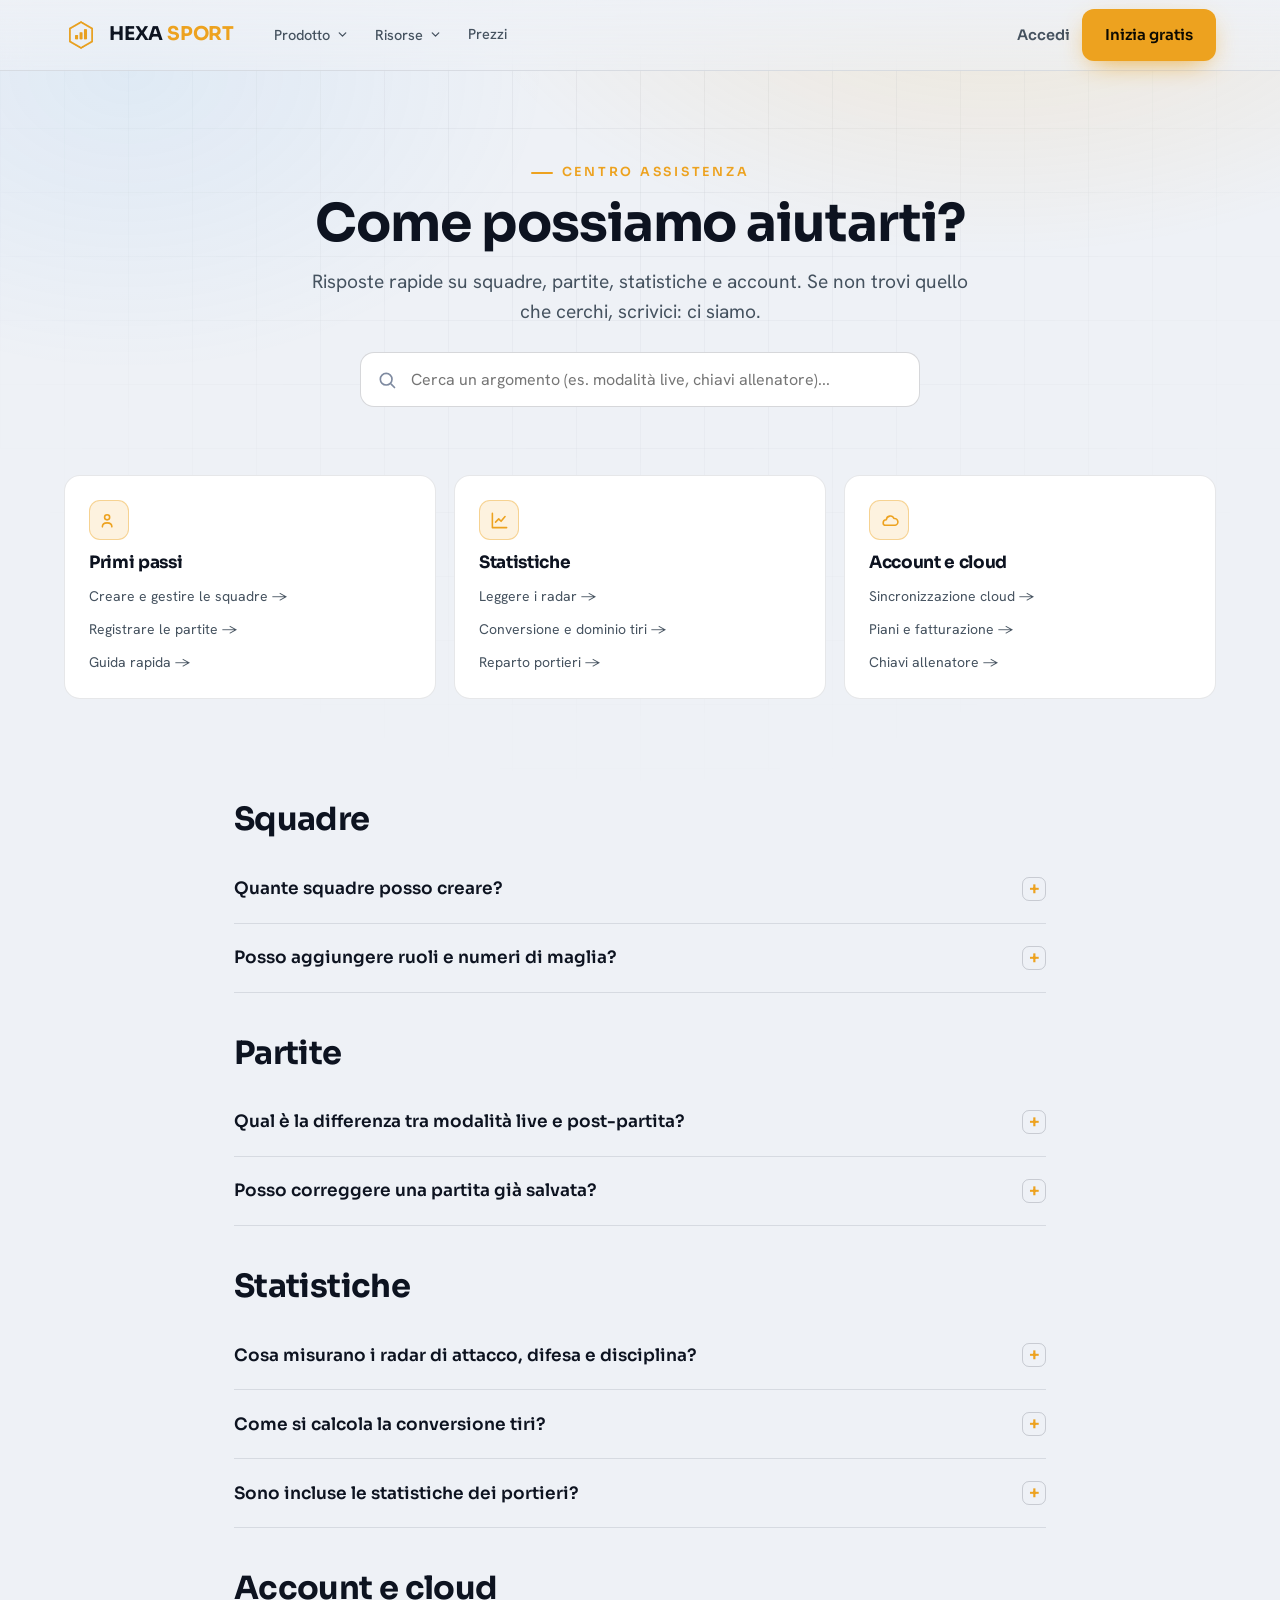
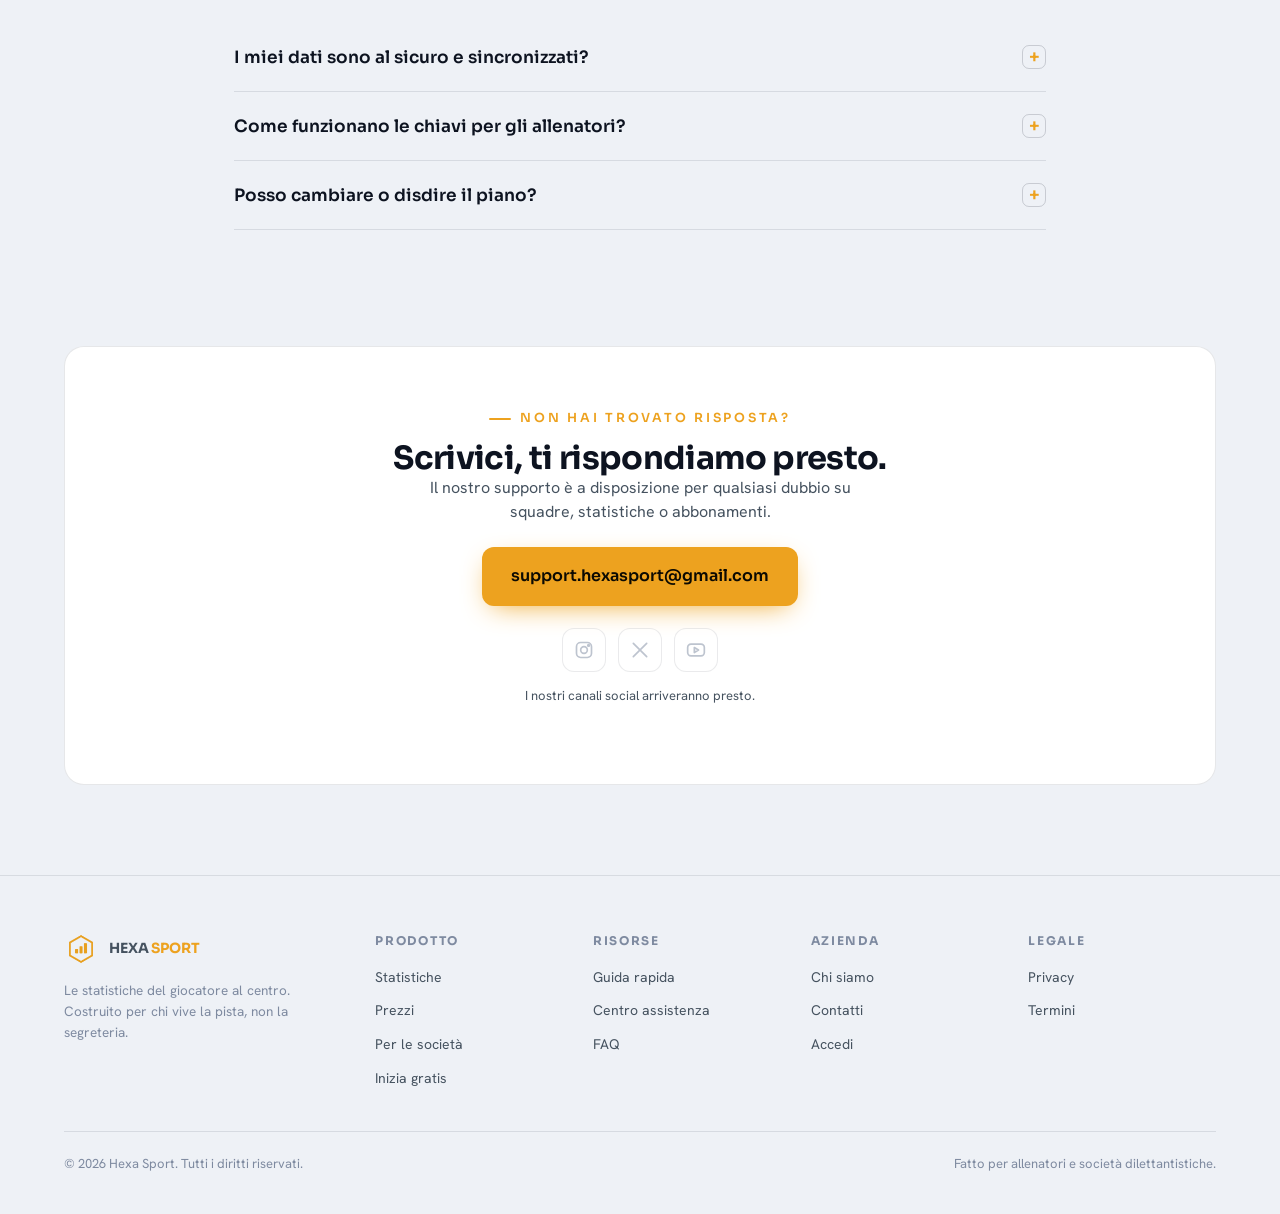
<file: assistenza.html>
<!DOCTYPE html>
<html lang="it">
<head>
<meta charset="UTF-8" />
<meta name="viewport" content="width=device-width, initial-scale=1.0" />
<title>Centro assistenza — Hexa Sport</title>
<link rel="preconnect" href="https://fonts.googleapis.com" />
<link rel="preconnect" href="https://fonts.gstatic.com" crossorigin />
<link href="https://fonts.googleapis.com/css2?family=Space+Grotesk:wght@400;500;600;700&family=Hanken+Grotesk:wght@400;500;600;700&family=Sora:wght@400;600;700&family=Archivo:wght@400;600;700&display=swap" rel="stylesheet" />
<link rel="stylesheet" href="styles.css" />
<script>(function(){document.documentElement.classList.add('js');try{var s=JSON.parse(localStorage.getItem('hs_tweaks')||'{}');var m=s.themeMode||'auto';var light=(m==='light')||(m==='auto'&&window.matchMedia('(prefers-color-scheme:light)').matches);document.documentElement.setAttribute('data-theme',light?'light':'dark');}catch(e){document.documentElement.setAttribute('data-theme','dark');}})();</script>
</head>
<body>
<div class="bg-fx"></div>
<div id="site-header"></div>

<main>
  <section class="help-hero">
    <div class="wrap">
      <span class="eyebrow center" style="justify-content:center;">Centro assistenza</span>
      <h1>Come possiamo aiutarti?</h1>
      <p class="lead center">Risposte rapide su squadre, partite, statistiche e account. Se non trovi quello che cerchi, scrivici: ci siamo.</p>
      <div class="help-search">
        <svg viewBox="0 0 24 24" fill="none" stroke-width="2" stroke-linecap="round" stroke-linejoin="round"><circle cx="11" cy="11" r="7"></circle><path d="M21 21l-4-4"></path></svg>
        <input type="search" placeholder="Cerca un argomento (es. modalità live, chiavi allenatore)..." aria-label="Cerca" />
      </div>
    </div>
  </section>

  <section class="wrap">
    <div class="help-cats">
      <div class="help-cat card">
        <span class="hc-ic"><svg viewBox="0 0 24 24" fill="none" stroke-width="2" stroke-linecap="round" stroke-linejoin="round"><circle cx="9" cy="8" r="3.2"></circle><path d="M3 20c0-3.3 2.7-5 6-5s6 1.7 6 5"></path></svg></span>
        <h3>Primi passi</h3>
        <ul>
          <li><a href="#squadre">Creare e gestire le squadre →</a></li>
          <li><a href="#partite">Registrare le partite →</a></li>
          <li><a href="guida.html">Guida rapida →</a></li>
        </ul>
      </div>
      <div class="help-cat card">
        <span class="hc-ic"><svg viewBox="0 0 24 24" fill="none" stroke-width="2" stroke-linecap="round" stroke-linejoin="round"><path d="M3 3v18h18"></path><path d="M7 14l4-4 3 3 5-6"></path></svg></span>
        <h3>Statistiche</h3>
        <ul>
          <li><a href="#statistiche">Leggere i radar →</a></li>
          <li><a href="#statistiche">Conversione e dominio tiri →</a></li>
          <li><a href="#statistiche">Reparto portieri →</a></li>
        </ul>
      </div>
      <div class="help-cat card">
        <span class="hc-ic"><svg viewBox="0 0 24 24" fill="none" stroke-width="2" stroke-linecap="round" stroke-linejoin="round"><path d="M4 15a4 4 0 0 1 4-4 5 5 0 0 1 9.6-1.5A3.5 3.5 0 0 1 19 18H7a3 3 0 0 1-3-3z"></path></svg></span>
        <h3>Account e cloud</h3>
        <ul>
          <li><a href="#cloud">Sincronizzazione cloud →</a></li>
          <li><a href="#cloud">Piani e fatturazione →</a></li>
          <li><a href="#cloud">Chiavi allenatore →</a></li>
        </ul>
      </div>
    </div>
  </section>

  <section class="section" id="faq" style="padding-top:clamp(30px,4vw,48px);">
    <div class="wrap" style="max-width:860px;">

      <div id="squadre" style="scroll-margin-top:92px;">
        <h2 class="h-md" style="margin-bottom:18px;">Squadre</h2>
        <div class="faq" style="margin:0 0 44px;">
          <div class="faq-item">
            <button class="faq-q">Quante squadre posso creare? <span class="pm">+</span></button>
            <div class="faq-a"><p>Una con il piano Free, fino a due con Pro e illimitate con Società. Nel piano società ogni allenatore vede solo le squadre che allena, mentre il direttore sportivo ha il quadro completo.</p></div>
          </div>
          <div class="faq-item">
            <button class="faq-q">Posso aggiungere ruoli e numeri di maglia? <span class="pm">+</span></button>
            <div class="faq-a"><p>Sì. Ogni giocatore ha ruolo, numero e una scheda personale con tutte le sue statistiche, partita per partita.</p></div>
          </div>
        </div>
      </div>

      <div id="partite" style="scroll-margin-top:92px;">
        <h2 class="h-md" style="margin-bottom:18px;">Partite</h2>
        <div class="faq" style="margin:0 0 44px;">
          <div class="faq-item">
            <button class="faq-q">Qual è la differenza tra modalità live e post-partita? <span class="pm">+</span></button>
            <div class="faq-a"><p>Con la post-partita inserisci i dati a fine gara; è disponibile su tutti i piani. La modalità live registra ogni azione in tempo reale ed è inclusa da Pro in su.</p></div>
          </div>
          <div class="faq-item">
            <button class="faq-q">Posso correggere una partita già salvata? <span class="pm">+</span></button>
            <div class="faq-a"><p>Sì, puoi rivedere e modificare i dati di una partita in qualsiasi momento. Le statistiche si ricalcolano automaticamente.</p></div>
          </div>
        </div>
      </div>

      <div id="statistiche" style="scroll-margin-top:92px;">
        <h2 class="h-md" style="margin-bottom:18px;">Statistiche</h2>
        <div class="faq" style="margin:0 0 44px;">
          <div class="faq-item">
            <button class="faq-q">Cosa misurano i radar di attacco, difesa e disciplina? <span class="pm">+</span></button>
            <div class="faq-a"><p>Sintetizzano le prestazioni del giocatore in tre aree: contributo offensivo (gol, tiri, assist), fase difensiva (recuperi, palle perse) e disciplina (falli, penalità). Puoi sovrapporre più giocatori per confrontarli.</p></div>
          </div>
          <div class="faq-item">
            <button class="faq-q">Come si calcola la conversione tiri? <span class="pm">+</span></button>
            <div class="faq-a"><p>È il rapporto tra gol segnati e tiri totali. Insieme al "dominio tiri" (la quota di tiri prodotti rispetto agli avversari) ti dice quanto è efficace e pericolosa la tua squadra.</p></div>
          </div>
          <div class="faq-item">
            <button class="faq-q">Sono incluse le statistiche dei portieri? <span class="pm">+</span></button>
            <div class="faq-a"><p>Sì. Il reparto portieri ha metriche dedicate come percentuale parate (SV%), gol subiti di media (GAA) e confronto parate contro gol.</p></div>
          </div>
        </div>
      </div>

      <div id="cloud" style="scroll-margin-top:92px;">
        <h2 class="h-md" style="margin-bottom:18px;">Account e cloud</h2>
        <div class="faq" style="margin:0;">
          <div class="faq-item">
            <button class="faq-q">I miei dati sono al sicuro e sincronizzati? <span class="pm">+</span></button>
            <div class="faq-a"><p>Sì. Tutto è salvato in cloud e sincronizzato: ritrovi le tue squadre su qualsiasi dispositivo dopo l'accesso.</p></div>
          </div>
          <div class="faq-item">
            <button class="faq-q">Come funzionano le chiavi per gli allenatori? <span class="pm">+</span></button>
            <div class="faq-a"><p>Nel piano Società il direttore sportivo genera una chiave per ogni allenatore: con quella chiave il coach accede solo alle squadre assegnate, mentre il direttore sportivo vede tutte le squadre del club.</p></div>
          </div>
          <div class="faq-item">
            <button class="faq-q">Posso cambiare o disdire il piano? <span class="pm">+</span></button>
            <div class="faq-a"><p>Quando vuoi. Puoi passare da mensile ad annuale (o tra i piani) e disdire in qualsiasi momento dalle impostazioni dell'account.</p></div>
          </div>
        </div>
      </div>

    </div>
  </section>

  <section class="wrap" id="contatti" style="scroll-margin-top:92px;">
    <div class="help-contact">
      <span class="eyebrow center" style="justify-content:center;">Non hai trovato risposta?</span>
      <h2 class="h-md" style="margin:14px 0 0;">Scrivici, ti rispondiamo presto.</h2>
      <p>Il nostro supporto è a disposizione per qualsiasi dubbio su squadre, statistiche o abbonamenti.</p>
      <a class="btn btn-primary btn-lg" href="mailto:support.hexasport@gmail.com">support.hexasport@gmail.com</a>
      <div class="help-socials" aria-label="Social (in arrivo)">
        <span class="soc placeholder" title="Instagram — presto"><svg viewBox="0 0 24 24" fill="none" stroke="currentColor" stroke-width="2" stroke-linecap="round" stroke-linejoin="round"><rect x="3" y="3" width="18" height="18" rx="5"></rect><circle cx="12" cy="12" r="4"></circle><circle cx="17.5" cy="6.5" r="1"></circle></svg></span>
        <span class="soc placeholder" title="X — presto"><svg viewBox="0 0 24 24" fill="none" stroke="currentColor" stroke-width="2" stroke-linecap="round" stroke-linejoin="round"><path d="M4 4l16 16M20 4L4 20"></path></svg></span>
        <span class="soc placeholder" title="YouTube — presto"><svg viewBox="0 0 24 24" fill="none" stroke="currentColor" stroke-width="2" stroke-linecap="round" stroke-linejoin="round"><rect x="2" y="5" width="20" height="14" rx="4"></rect><path d="M10 9l5 3-5 3z"></path></svg></span>
      </div>
      <p class="muted" style="font-size:13px; margin-top:14px;">I nostri canali social arriveranno presto.</p>
    </div>
  </section>
</main>

<div id="site-footer"></div>

<script>
const TWEAK_DEFAULTS = /*EDITMODE-BEGIN*/{
  "accent": "#eda21f",
  "themeMode": "auto",
  "displayFont": "Sora"
}/*EDITMODE-END*/;
</script>
<script src="tweaks-core.js"></script>
<script src="site-chrome.js"></script>
</body>
</html>
</file>
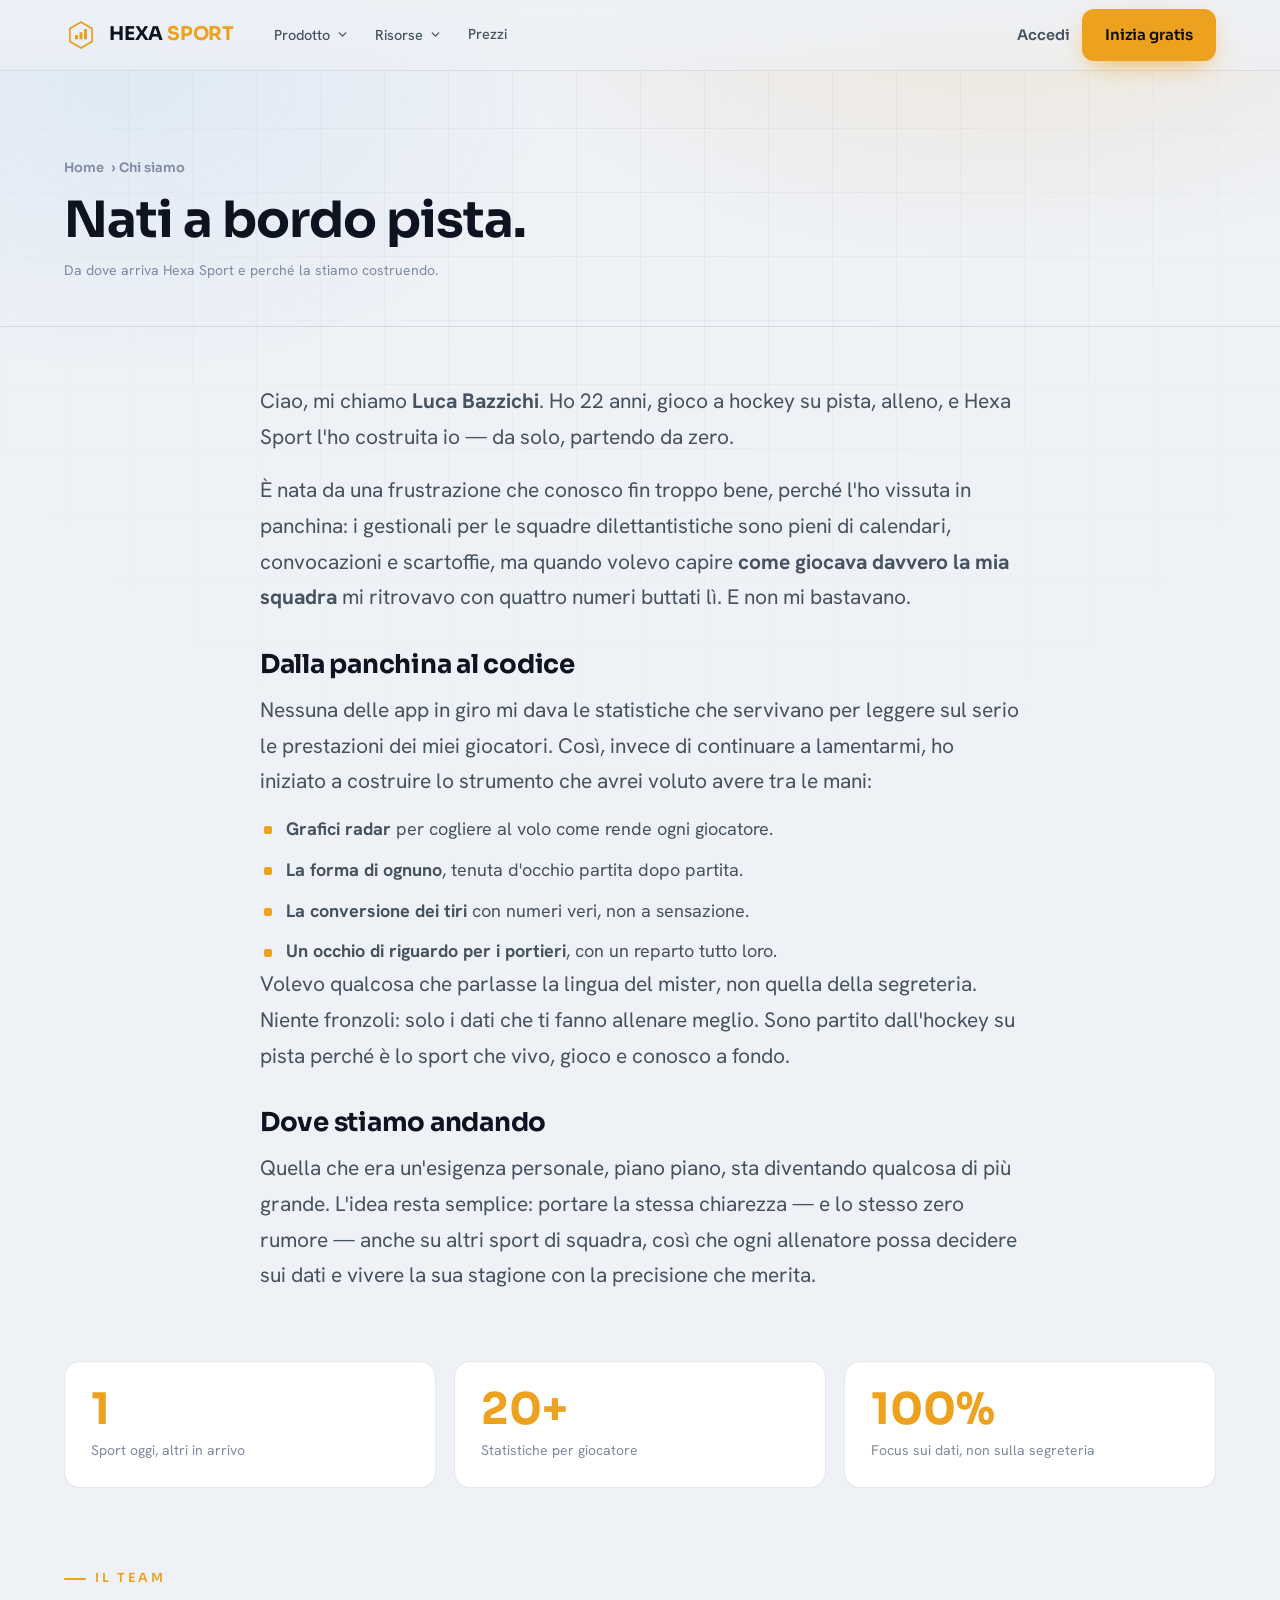
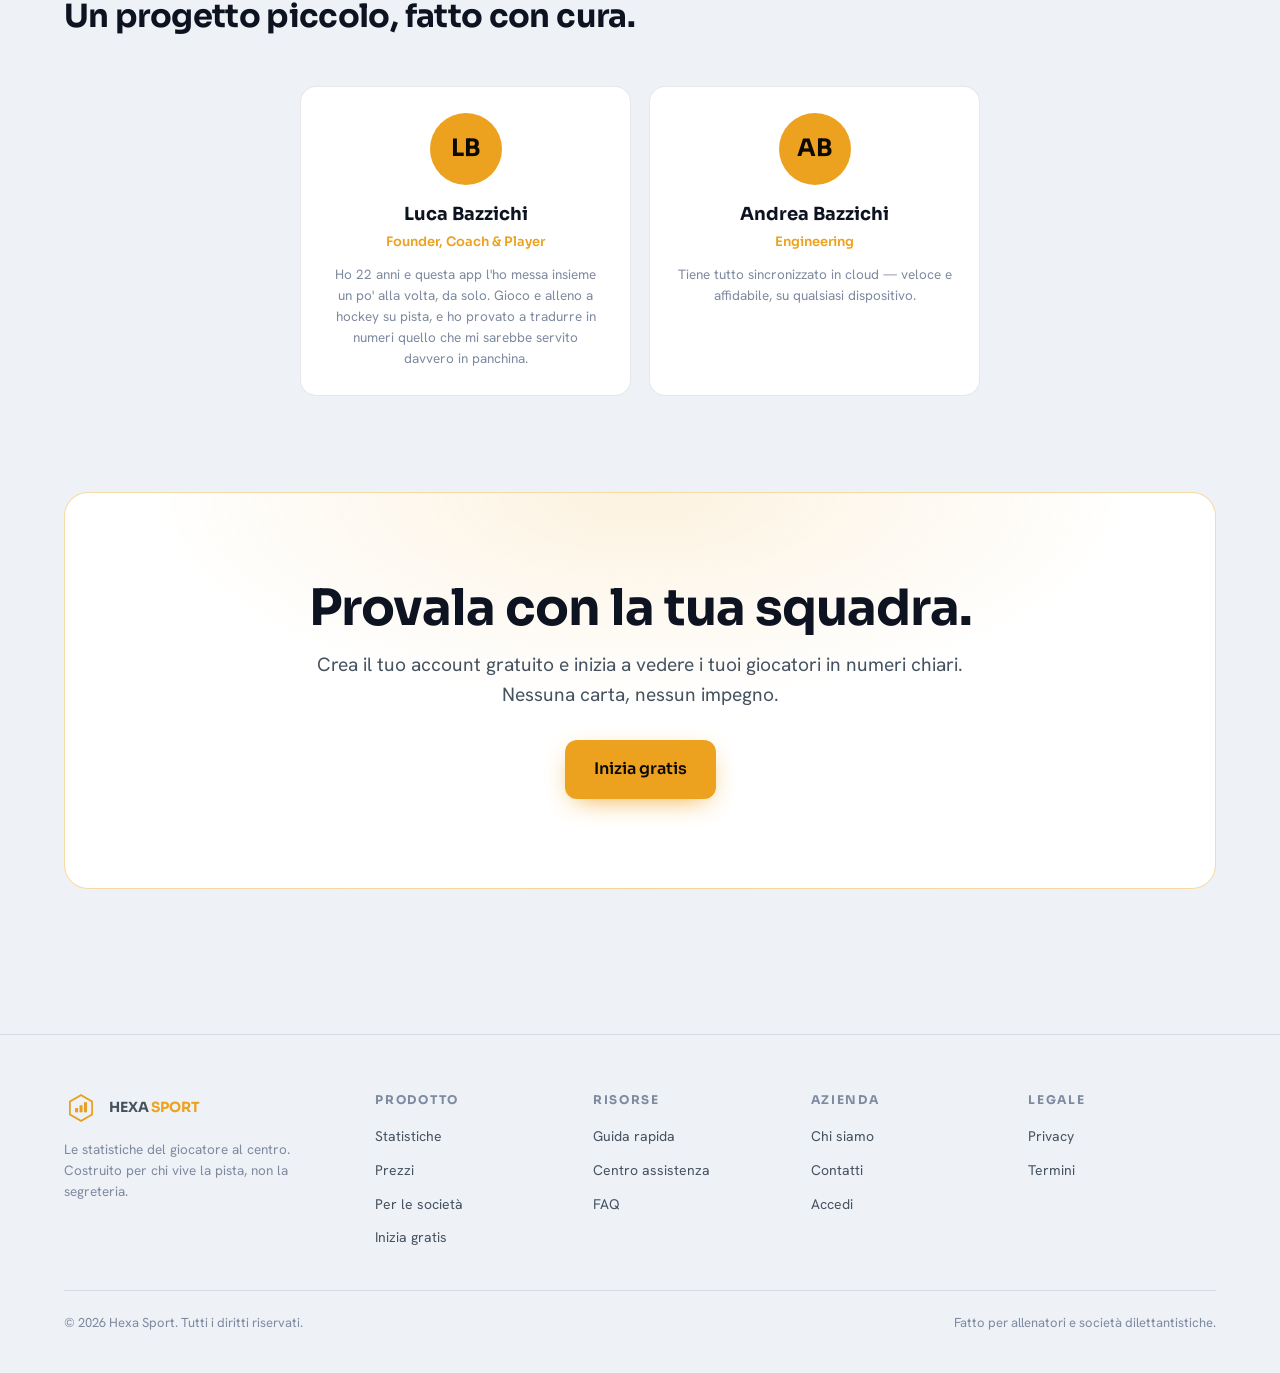
<file: chi-siamo.html>
<!DOCTYPE html>
<html lang="it">
<head>
<meta charset="UTF-8" />
<meta name="viewport" content="width=device-width, initial-scale=1.0" />
<title>Chi siamo — Hexa Sport</title>
<link rel="preconnect" href="https://fonts.googleapis.com" />
<link rel="preconnect" href="https://fonts.gstatic.com" crossorigin />
<link href="https://fonts.googleapis.com/css2?family=Space+Grotesk:wght@400;500;600;700&family=Hanken+Grotesk:wght@400;500;600;700&family=Sora:wght@400;600;700&family=Archivo:wght@400;600;700&display=swap" rel="stylesheet" />
<link rel="stylesheet" href="styles.css" />
<script>(function(){document.documentElement.classList.add('js');try{var s=JSON.parse(localStorage.getItem('hs_tweaks')||'{}');var m=s.themeMode||'auto';var light=(m==='light')||(m==='auto'&&window.matchMedia('(prefers-color-scheme:light)').matches);document.documentElement.setAttribute('data-theme',light?'light':'dark');}catch(e){document.documentElement.setAttribute('data-theme','dark');}})();</script>
</head>
<body>
<div class="bg-fx"></div>
<div id="site-header"></div>

<main>
  <section class="doc-head">
    <div class="wrap">
      <span class="crumb"><a href="index.html">Home</a> › Chi siamo</span>
      <h1>Nati a bordo pista.</h1>
      <p class="updated">Da dove arriva Hexa Sport e perché la stiamo costruendo.</p>
    </div>
  </section>

  <section class="wrap about-lead">
    <p>Ciao, mi chiamo <b>Luca Bazzichi</b>. Ho 22 anni, gioco a hockey su pista, alleno, e Hexa Sport l'ho costruita io — da solo, partendo da zero.</p>
    <p>È nata da una frustrazione che conosco fin troppo bene, perché l'ho vissuta in panchina: i gestionali per le squadre dilettantistiche sono pieni di calendari, convocazioni e scartoffie, ma quando volevo capire <b>come giocava davvero la mia squadra</b> mi ritrovavo con quattro numeri buttati lì. E non mi bastavano.</p>

    <h3>Dalla panchina al codice</h3>
    <p>Nessuna delle app in giro mi dava le statistiche che servivano per leggere sul serio le prestazioni dei miei giocatori. Così, invece di continuare a lamentarmi, ho iniziato a costruire lo strumento che avrei voluto avere tra le mani:</p>
    <ul>
      <li><b>Grafici radar</b> per cogliere al volo come rende ogni giocatore.</li>
      <li><b>La forma di ognuno</b>, tenuta d'occhio partita dopo partita.</li>
      <li><b>La conversione dei tiri</b> con numeri veri, non a sensazione.</li>
      <li><b>Un occhio di riguardo per i portieri</b>, con un reparto tutto loro.</li>
    </ul>
    <p>Volevo qualcosa che parlasse la lingua del mister, non quella della segreteria. Niente fronzoli: solo i dati che ti fanno allenare meglio. Sono partito dall'hockey su pista perché è lo sport che vivo, gioco e conosco a fondo.</p>

    <h3>Dove stiamo andando</h3>
    <p>Quella che era un'esigenza personale, piano piano, sta diventando qualcosa di più grande. L'idea resta semplice: portare la stessa chiarezza — e lo stesso zero rumore — anche su altri sport di squadra, così che ogni allenatore possa decidere sui dati e vivere la sua stagione con la precisione che merita.</p>
  </section>

  <section class="wrap">
    <div class="about-stats">
      <div class="about-stat">
        <div class="as-num">1</div>
        <div class="as-lbl">Sport oggi, altri in arrivo</div>
      </div>
      <div class="about-stat">
        <div class="as-num">20+</div>
        <div class="as-lbl">Statistiche per giocatore</div>
      </div>
      <div class="about-stat">
        <div class="as-num">100%</div>
        <div class="as-lbl">Focus sui dati, non sulla segreteria</div>
      </div>
    </div>
  </section>

  <section class="wrap">
      <div class="section-head" style="margin:clamp(24px,3vw,40px) 0 4px;">
        <span class="eyebrow">Il team</span>
        <h2 class="h-md" style="margin-top:12px;">Un progetto piccolo, fatto con cura.</h2>
      </div>
    <div class="team-grid two">
      <div class="team-card card">
        <div class="avatar">LB</div>
        <div class="tc-name">Luca Bazzichi</div>
        <div class="tc-role">Founder, Coach &amp; Player</div>
        <p class="tc-bio">Ho 22 anni e questa app l'ho messa insieme un po' alla volta, da solo. Gioco e alleno a hockey su pista, e ho provato a tradurre in numeri quello che mi sarebbe servito davvero in panchina.</p>
      </div>
      <div class="team-card card">
        <div class="avatar">AB</div>
        <div class="tc-name">Andrea Bazzichi</div>
        <div class="tc-role">Engineering</div>
        <p class="tc-bio">Tiene tutto sincronizzato in cloud — veloce e affidabile, su qualsiasi dispositivo.</p>
      </div>
    </div>
  </section>

  <section class="section" style="padding-top:0;">
    <div class="wrap">
      <div class="cta-final">
        <h2 class="h-lg">Provala con la tua squadra.</h2>
        <p class="lead">Crea il tuo account gratuito e inizia a vedere i tuoi giocatori in numeri chiari. Nessuna carta, nessun impegno.</p>
        <a class="btn btn-primary btn-lg" href="registrazione.html">Inizia gratis</a>
      </div>
    </div>
  </section>
</main>

<div id="site-footer"></div>

<script>
const TWEAK_DEFAULTS = /*EDITMODE-BEGIN*/{
  "accent": "#eda21f",
  "themeMode": "auto",
  "displayFont": "Sora"
}/*EDITMODE-END*/;
</script>
<script src="tweaks-core.js"></script>
<script src="site-chrome.js"></script>
</body>
</html>
</file>
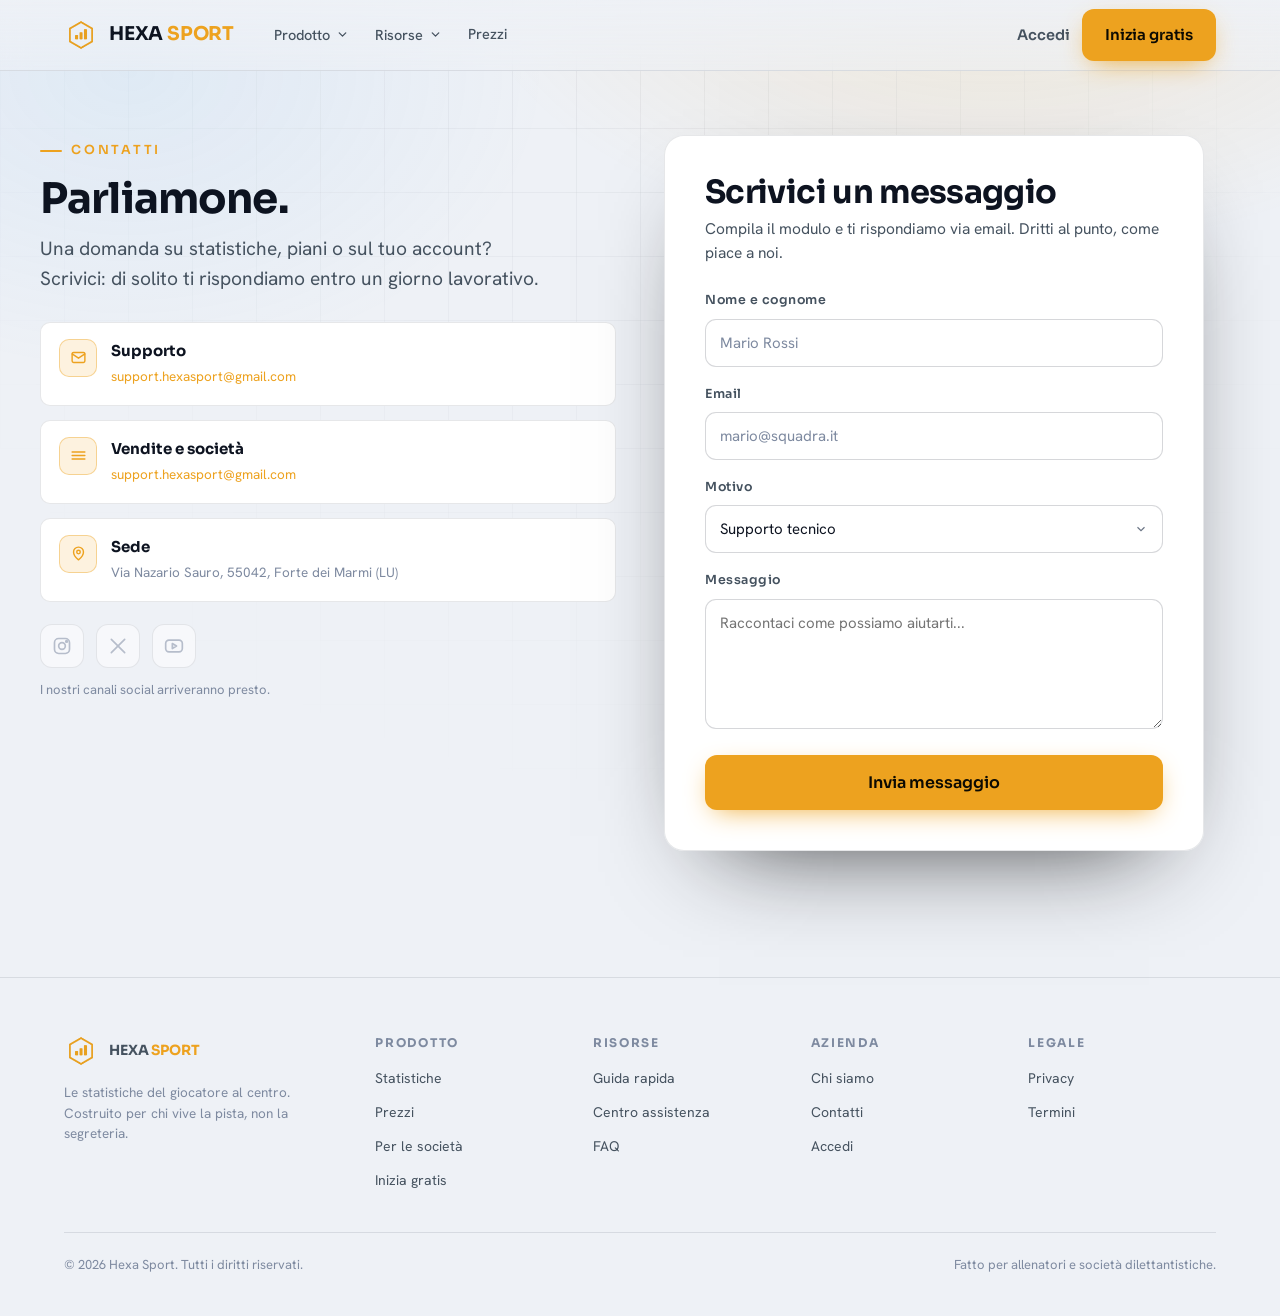
<file: contatti.html>
<!DOCTYPE html>
<html lang="it">
<head>
<meta charset="UTF-8" />
<meta name="viewport" content="width=device-width, initial-scale=1.0" />
<title>Contatti — Hexa Sport</title>
<link rel="preconnect" href="https://fonts.googleapis.com" />
<link rel="preconnect" href="https://fonts.gstatic.com" crossorigin />
<link href="https://fonts.googleapis.com/css2?family=Space+Grotesk:wght@400;500;600;700&family=Hanken+Grotesk:wght@400;500;600;700&family=Sora:wght@400;600;700&family=Archivo:wght@400;600;700&display=swap" rel="stylesheet" />
<link rel="stylesheet" href="styles.css" />
<script>(function(){document.documentElement.classList.add('js');try{var s=JSON.parse(localStorage.getItem('hs_tweaks')||'{}');var m=s.themeMode||'auto';var light=(m==='light')||(m==='auto'&&window.matchMedia('(prefers-color-scheme:light)').matches);document.documentElement.setAttribute('data-theme',light?'light':'dark');}catch(e){document.documentElement.setAttribute('data-theme','dark');}})();</script>
</head>
<body>
<div class="bg-fx"></div>
<div id="site-header"></div>

<main>
  <div class="wrap contact-grid">
    <!-- INFO -->
    <div class="contact-info">
      <span class="eyebrow">Contatti</span>
      <h1>Parliamone.</h1>
      <p class="lead" style="max-width:46ch;">Una domanda su statistiche, piani o sul tuo account? Scrivici: di solito ti rispondiamo entro un giorno lavorativo.</p>

      <div class="contact-channels">
        <div class="contact-channel">
          <span class="cc-ic"><svg viewBox="0 0 24 24" fill="none" stroke-width="2" stroke-linecap="round" stroke-linejoin="round"><rect x="3" y="5" width="18" height="14" rx="2"></rect><path d="m3 7 9 6 9-6"></path></svg></span>
          <div><b>Supporto</b><span><a href="mailto:support.hexasport@gmail.com">support.hexasport@gmail.com</a></span></div>
        </div>
        <div class="contact-channel">
          <span class="cc-ic"><svg viewBox="0 0 24 24" fill="none" stroke-width="2" stroke-linecap="round" stroke-linejoin="round"><path d="M3 7h18M3 12h18M3 17h18"></path></svg></span>
          <div><b>Vendite e società</b><span><a href="mailto:support.hexasport@gmail.com">support.hexasport@gmail.com</a></span></div>
        </div>
        <div class="contact-channel">
          <span class="cc-ic"><svg viewBox="0 0 24 24" fill="none" stroke-width="2" stroke-linecap="round" stroke-linejoin="round"><path d="M12 21s-7-5.2-7-11a7 7 0 0 1 14 0c0 5.8-7 11-7 11z"></path><circle cx="12" cy="10" r="2.5"></circle></svg></span>
          <div><b>Sede</b><span>Via Nazario Sauro, 55042, Forte dei Marmi (LU)</span></div>
        </div>
      </div>

      <div class="help-socials" style="justify-content:flex-start;" aria-label="Social (in arrivo)">
        <span class="soc placeholder" title="Instagram — presto"><svg viewBox="0 0 24 24" fill="none" stroke="currentColor" stroke-width="2" stroke-linecap="round" stroke-linejoin="round"><rect x="3" y="3" width="18" height="18" rx="5"></rect><circle cx="12" cy="12" r="4"></circle><circle cx="17.5" cy="6.5" r="1"></circle></svg></span>
        <span class="soc placeholder" title="X — presto"><svg viewBox="0 0 24 24" fill="none" stroke="currentColor" stroke-width="2" stroke-linecap="round" stroke-linejoin="round"><path d="M4 4l16 16M20 4L4 20"></path></svg></span>
        <span class="soc placeholder" title="YouTube — presto"><svg viewBox="0 0 24 24" fill="none" stroke="currentColor" stroke-width="2" stroke-linecap="round" stroke-linejoin="round"><rect x="2" y="5" width="20" height="14" rx="4"></rect><path d="M10 9l5 3-5 3z"></path></svg></span>
      </div>
      <p class="muted" style="font-size:13px; margin-top:12px;">I nostri canali social arriveranno presto.</p>
    </div>

    <!-- FORM -->
    <div>
      <form class="auth-form" id="contactForm" novalidate>
        <h2 class="h-md" style="margin-bottom:8px;">Scrivici un messaggio</h2>
        <p class="sub" style="margin-bottom:26px;">Compila il modulo e ti rispondiamo via email. Dritti al punto, come piace a noi.</p>

        <div class="field">
          <label for="name">Nome e cognome</label>
          <input type="text" id="name" name="name" placeholder="Mario Rossi" autocomplete="name" required />
        </div>
        <div class="field">
          <label for="email">Email</label>
          <input type="email" id="email" name="email" placeholder="mario@squadra.it" autocomplete="email" required />
        </div>
        <div class="field">
          <label for="topic">Motivo</label>
          <select id="topic" name="topic">
            <option value="supporto">Supporto tecnico</option>
            <option value="vendite">Vendite / piano società</option>
            <option value="account">Account e fatturazione</option>
            <option value="altro">Altro</option>
          </select>
        </div>
        <div class="field">
          <label for="message">Messaggio</label>
          <textarea id="message" name="message" placeholder="Raccontaci come possiamo aiutarti..." required></textarea>
        </div>

        <button type="submit" class="btn btn-primary btn-lg btn-block">Invia messaggio</button>

        <div class="form-msg" id="form-msg">Grazie! 📨 Abbiamo ricevuto il tuo messaggio, ti risponderemo al più presto.</div>
      </form>
    </div>
  </div>
</main>

<div id="site-footer"></div>

<script>
const TWEAK_DEFAULTS = /*EDITMODE-BEGIN*/{
  "accent": "#eda21f",
  "themeMode": "auto",
  "displayFont": "Sora"
}/*EDITMODE-END*/;
</script>
<script src="tweaks-core.js"></script>
<script src="site-chrome.js"></script>
<script>
(function () {
  "use strict";
  var f = document.getElementById("contactForm");
  f.addEventListener("submit", function (e) {
    e.preventDefault();
    if (!f.checkValidity()) { f.reportValidity(); return; }
    document.getElementById("form-msg").classList.add("show");
    var btn = f.querySelector('button[type="submit"]');
    btn.textContent = "Messaggio inviato ✓";
    btn.disabled = true;
  });
})();
</script>
</body>
</html>
</file>
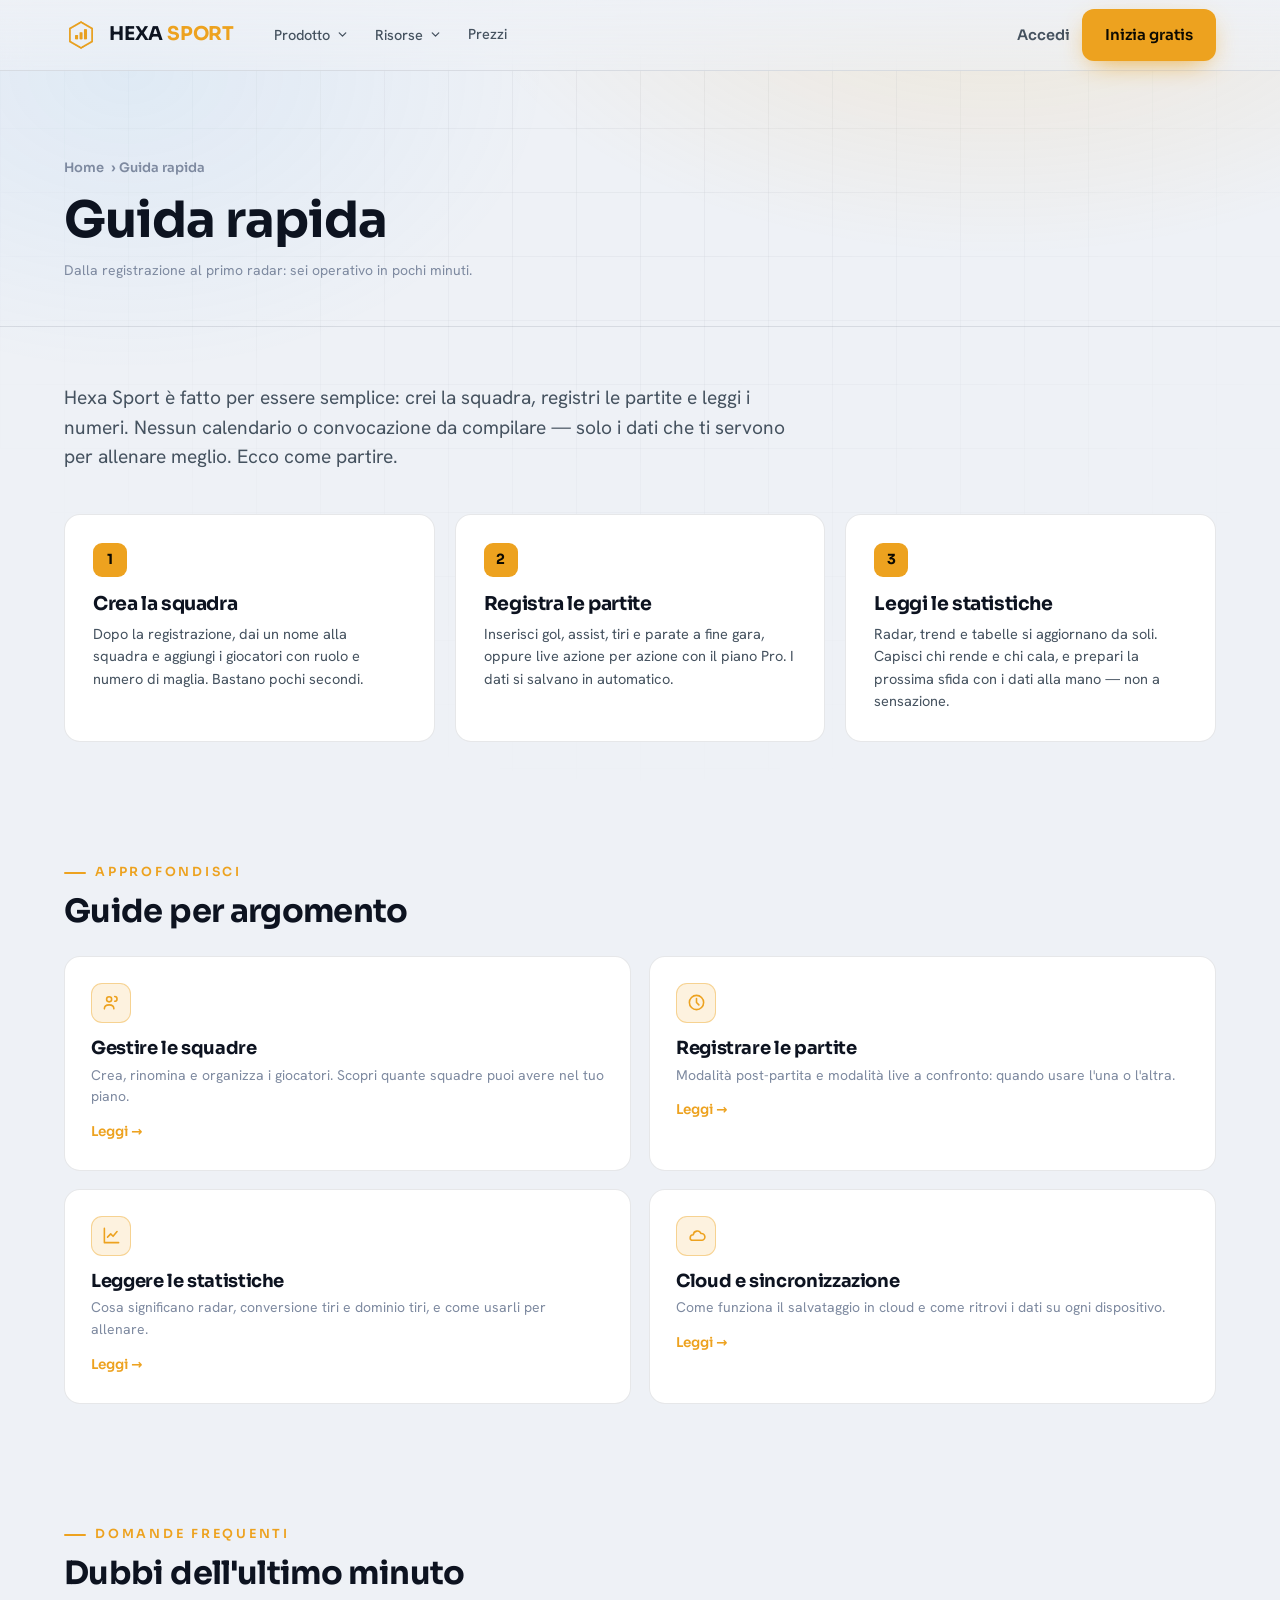
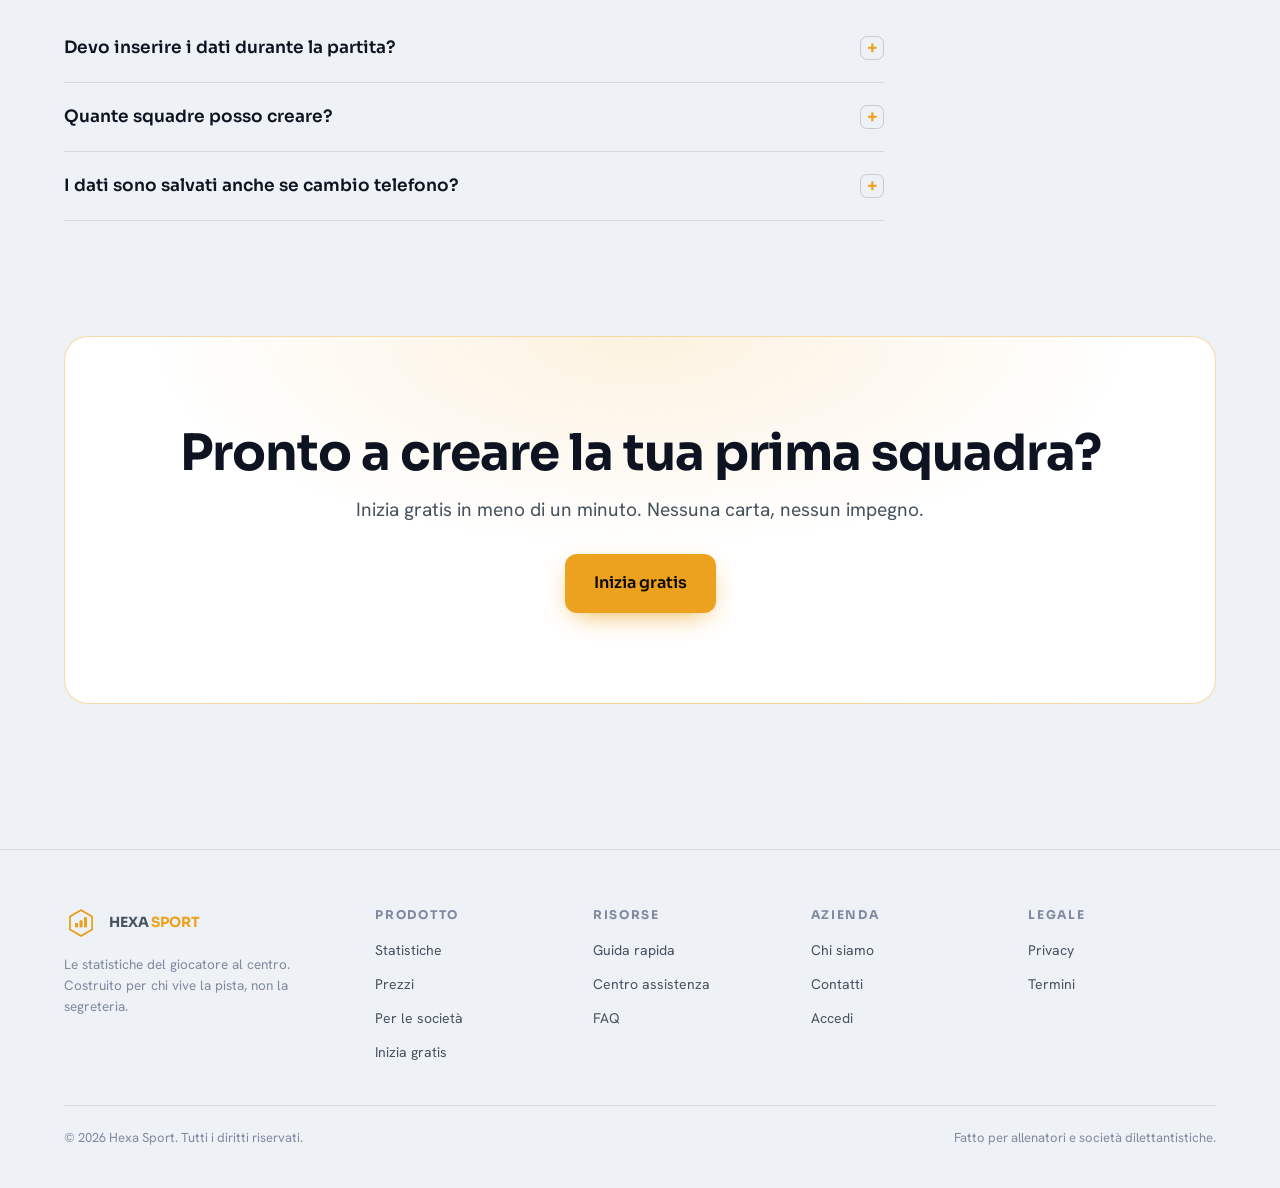
<file: guida.html>
<!DOCTYPE html>
<html lang="it">
<head>
<meta charset="UTF-8" />
<meta name="viewport" content="width=device-width, initial-scale=1.0" />
<title>Guida rapida — Hexa Sport</title>
<link rel="preconnect" href="https://fonts.googleapis.com" />
<link rel="preconnect" href="https://fonts.gstatic.com" crossorigin />
<link href="https://fonts.googleapis.com/css2?family=Space+Grotesk:wght@400;500;600;700&family=Hanken+Grotesk:wght@400;500;600;700&family=Sora:wght@400;600;700&family=Archivo:wght@400;600;700&display=swap" rel="stylesheet" />
<link rel="stylesheet" href="styles.css" />
<script>(function(){document.documentElement.classList.add('js');try{var s=JSON.parse(localStorage.getItem('hs_tweaks')||'{}');var m=s.themeMode||'auto';var light=(m==='light')||(m==='auto'&&window.matchMedia('(prefers-color-scheme:light)').matches);document.documentElement.setAttribute('data-theme',light?'light':'dark');}catch(e){document.documentElement.setAttribute('data-theme','dark');}})();</script>
</head>
<body>
<div class="bg-fx"></div>
<div id="site-header"></div>

<main>
  <section class="doc-head">
    <div class="wrap">
      <span class="crumb"><a href="index.html">Home</a> › Guida rapida</span>
      <h1>Guida rapida</h1>
      <p class="updated">Dalla registrazione al primo radar: sei operativo in pochi minuti.</p>
    </div>
  </section>

  <section class="section" style="padding-top:clamp(36px,5vw,56px);">
    <div class="wrap">
      <p class="lead" style="max-width:68ch;">Hexa Sport è fatto per essere semplice: crei la squadra, registri le partite e leggi i numeri. Nessun calendario o convocazione da compilare — solo i dati che ti servono per allenare meglio. Ecco come partire.</p>

      <div class="steps" style="margin-top:42px;">
        <div class="step card">
          <div class="num">1</div>
          <h3>Crea la squadra</h3>
          <p>Dopo la registrazione, dai un nome alla squadra e aggiungi i giocatori con ruolo e numero di maglia. Bastano pochi secondi.</p>
        </div>
        <div class="step card">
          <div class="num">2</div>
          <h3>Registra le partite</h3>
          <p>Inserisci gol, assist, tiri e parate a fine gara, oppure live azione per azione con il piano Pro. I dati si salvano in automatico.</p>
        </div>
        <div class="step card">
          <div class="num">3</div>
          <h3>Leggi le statistiche</h3>
          <p>Radar, trend e tabelle si aggiornano da soli. Capisci chi rende e chi cala, e prepari la prossima sfida con i dati alla mano — non a sensazione.</p>
        </div>
      </div>
    </div>
  </section>

  <section class="section" style="padding-top:0;">
    <div class="wrap">
      <div class="section-head" style="margin-bottom:28px;">
        <span class="eyebrow">Approfondisci</span>
        <h2 class="h-md" style="margin-top:12px;">Guide per argomento</h2>
      </div>
      <div class="guide-grid">
        <a class="guide-card card" href="assistenza.html#squadre">
          <span class="gc-ic"><svg viewBox="0 0 24 24" fill="none" stroke-width="2" stroke-linecap="round" stroke-linejoin="round"><circle cx="9" cy="8" r="3.2"></circle><path d="M3 20c0-3.3 2.7-5 6-5s6 1.7 6 5"></path><path d="M16 4.5a3 3 0 0 1 0 6"></path></svg></span>
          <h3>Gestire le squadre</h3>
          <p>Crea, rinomina e organizza i giocatori. Scopri quante squadre puoi avere nel tuo piano.</p>
          <span class="gc-more">Leggi →</span>
        </a>
        <a class="guide-card card" href="assistenza.html#partite">
          <span class="gc-ic"><svg viewBox="0 0 24 24" fill="none" stroke-width="2" stroke-linecap="round" stroke-linejoin="round"><circle cx="12" cy="12" r="9"></circle><path d="M12 7v5l3 3"></path></svg></span>
          <h3>Registrare le partite</h3>
          <p>Modalità post-partita e modalità live a confronto: quando usare l'una o l'altra.</p>
          <span class="gc-more">Leggi →</span>
        </a>
        <a class="guide-card card" href="assistenza.html#statistiche">
          <span class="gc-ic"><svg viewBox="0 0 24 24" fill="none" stroke-width="2" stroke-linecap="round" stroke-linejoin="round"><path d="M3 3v18h18"></path><path d="M7 14l4-4 3 3 5-6"></path></svg></span>
          <h3>Leggere le statistiche</h3>
          <p>Cosa significano radar, conversione tiri e dominio tiri, e come usarli per allenare.</p>
          <span class="gc-more">Leggi →</span>
        </a>
        <a class="guide-card card" href="assistenza.html#cloud">
          <span class="gc-ic"><svg viewBox="0 0 24 24" fill="none" stroke-width="2" stroke-linecap="round" stroke-linejoin="round"><path d="M4 15a4 4 0 0 1 4-4 5 5 0 0 1 9.6-1.5A3.5 3.5 0 0 1 19 18H7a3 3 0 0 1-3-3z"></path></svg></span>
          <h3>Cloud e sincronizzazione</h3>
          <p>Come funziona il salvataggio in cloud e come ritrovi i dati su ogni dispositivo.</p>
          <span class="gc-more">Leggi →</span>
        </a>
      </div>
    </div>
  </section>

  <section class="section" style="padding-top:0;">
    <div class="wrap">
      <div class="section-head" style="margin-bottom:24px;">
        <span class="eyebrow">Domande frequenti</span>
        <h2 class="h-md" style="margin-top:12px;">Dubbi dell'ultimo minuto</h2>
      </div>
      <div class="faq" style="margin:0;">
        <div class="faq-item">
          <button class="faq-q">Devo inserire i dati durante la partita? <span class="pm">+</span></button>
          <div class="faq-a"><p>No. Con il piano gratuito registri tutto comodamente a fine gara. La modalità live, azione per azione, è disponibile da Pro in su se preferisci segnare in tempo reale.</p></div>
        </div>
        <div class="faq-item">
          <button class="faq-q">Quante squadre posso creare? <span class="pm">+</span></button>
          <div class="faq-a"><p>Una con il piano Free, fino a due con Pro e illimitate con Società. Puoi cambiare piano in qualsiasi momento.</p></div>
        </div>
        <div class="faq-item">
          <button class="faq-q">I dati sono salvati anche se cambio telefono? <span class="pm">+</span></button>
          <div class="faq-a"><p>Sì. Tutto è sincronizzato in cloud: accedi con le tue credenziali da qualsiasi dispositivo e ritrovi squadre e statistiche aggiornate.</p></div>
        </div>
      </div>
    </div>
  </section>

  <section class="section" style="padding-top:0;">
    <div class="wrap">
      <div class="cta-final">
        <h2 class="h-lg">Pronto a creare la tua prima squadra?</h2>
        <p class="lead">Inizia gratis in meno di un minuto. Nessuna carta, nessun impegno.</p>
        <a class="btn btn-primary btn-lg" href="registrazione.html">Inizia gratis</a>
      </div>
    </div>
  </section>
</main>

<div id="site-footer"></div>

<script>
const TWEAK_DEFAULTS = /*EDITMODE-BEGIN*/{
  "accent": "#eda21f",
  "themeMode": "auto",
  "displayFont": "Sora"
}/*EDITMODE-END*/;
</script>
<script src="tweaks-core.js"></script>
<script src="site-chrome.js"></script>
</body>
</html>
</file>
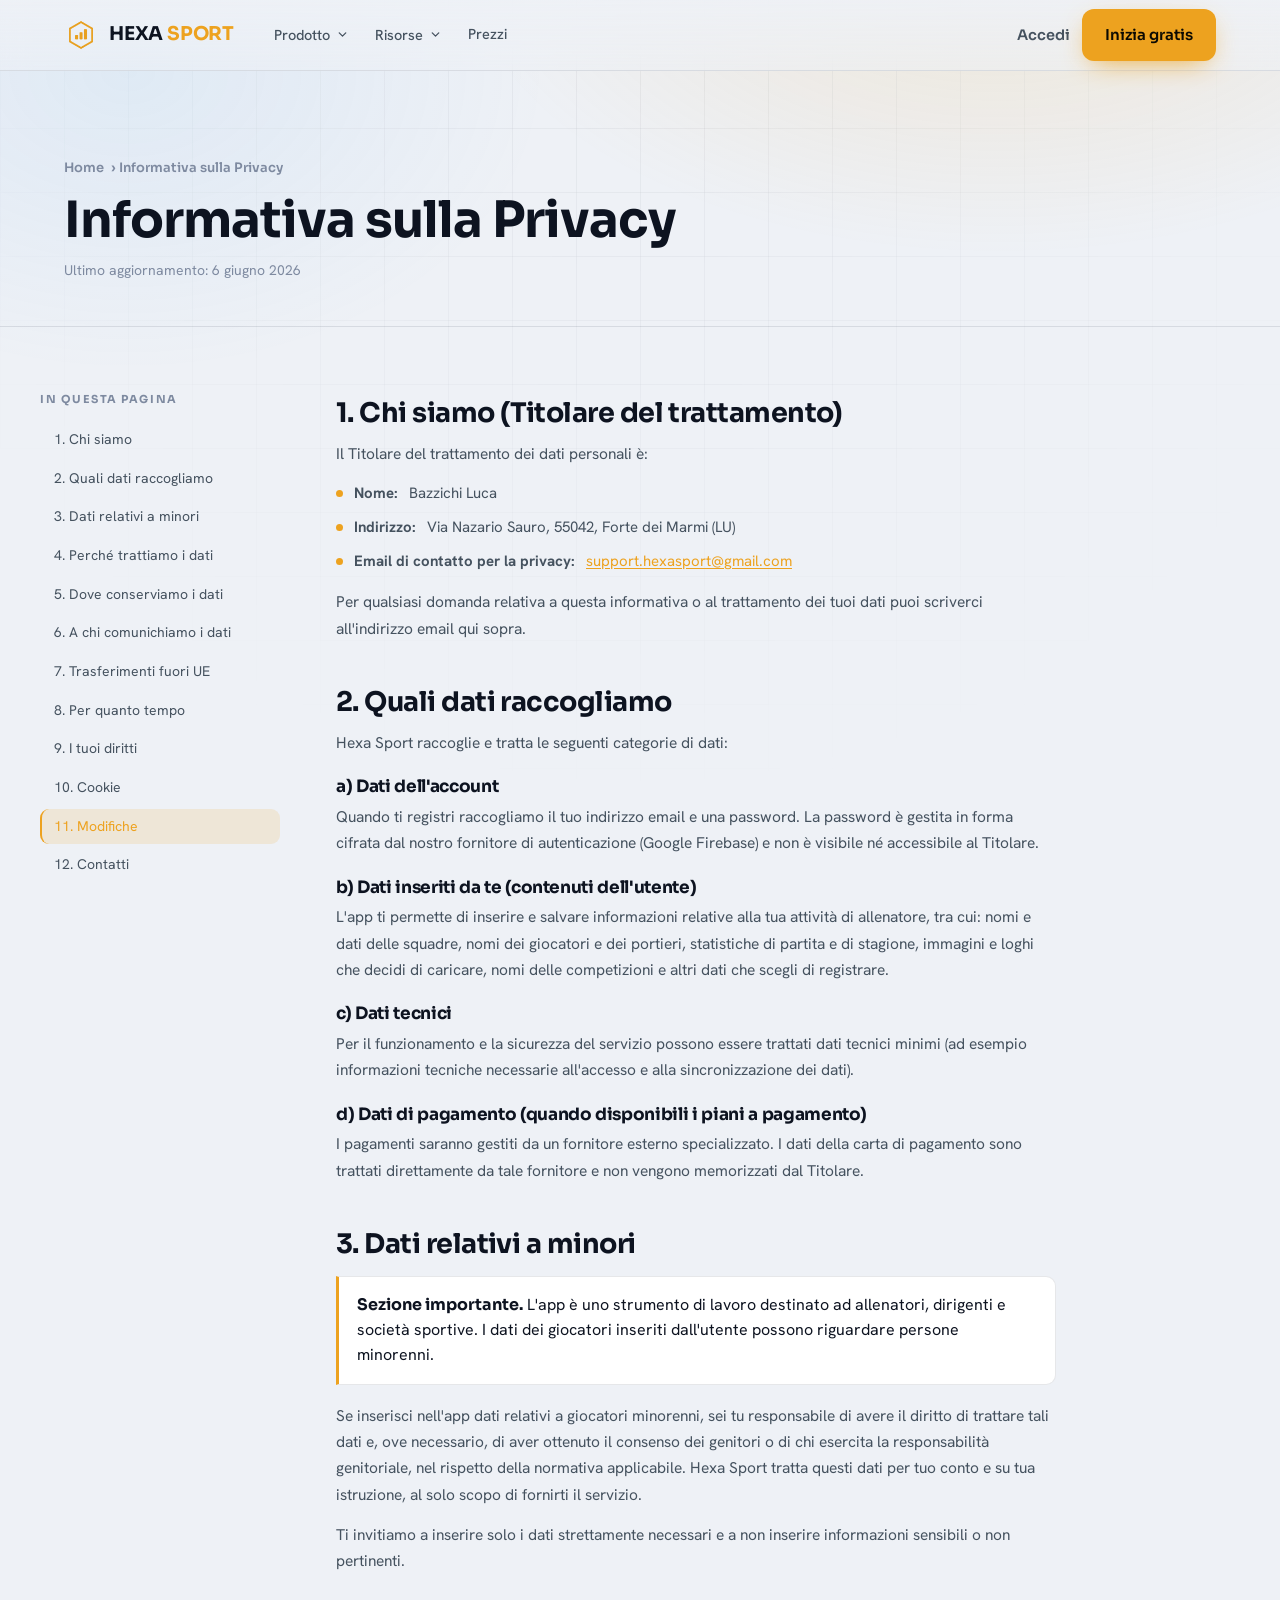
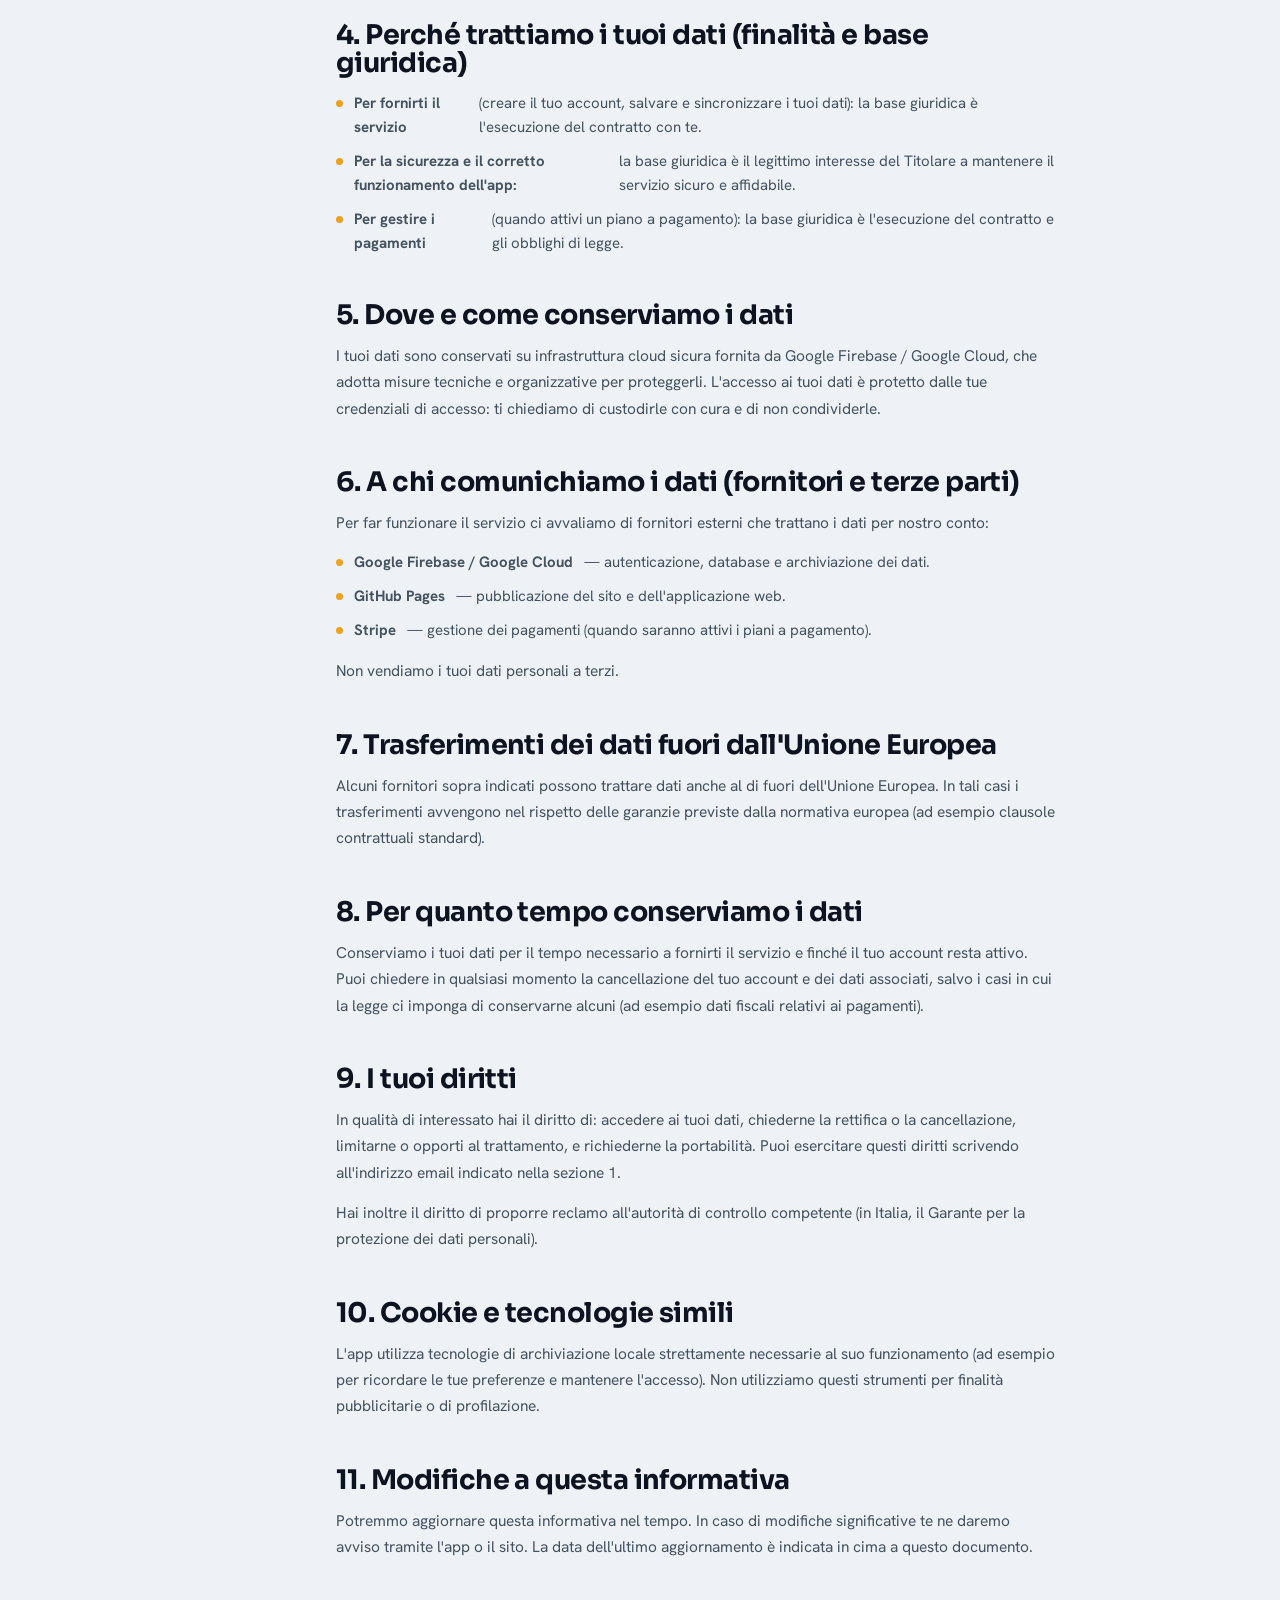
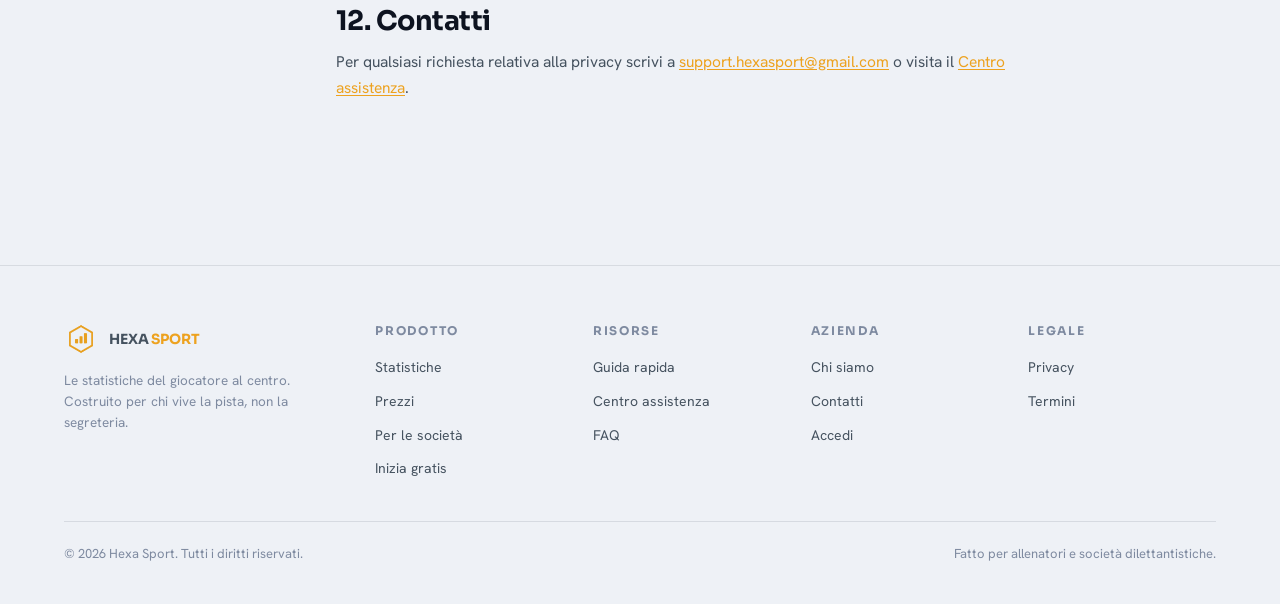
<file: privacy.html>
<!DOCTYPE html>
<html lang="it">
<head>
<meta charset="UTF-8" />
<meta name="viewport" content="width=device-width, initial-scale=1.0" />
<title>Privacy Policy — Hexa Sport</title>
<link rel="preconnect" href="https://fonts.googleapis.com" />
<link rel="preconnect" href="https://fonts.gstatic.com" crossorigin />
<link href="https://fonts.googleapis.com/css2?family=Space+Grotesk:wght@400;500;600;700&family=Hanken+Grotesk:wght@400;500;600;700&family=Sora:wght@400;600;700&family=Archivo:wght@400;600;700&display=swap" rel="stylesheet" />
<link rel="stylesheet" href="styles.css" />
<script>(function(){document.documentElement.classList.add('js');try{var s=JSON.parse(localStorage.getItem('hs_tweaks')||'{}');var m=s.themeMode||'auto';var light=(m==='light')||(m==='auto'&&window.matchMedia('(prefers-color-scheme:light)').matches);document.documentElement.setAttribute('data-theme',light?'light':'dark');}catch(e){document.documentElement.setAttribute('data-theme','dark');}})();</script>
</head>
<body>
<div class="bg-fx"></div>
<div id="site-header"></div>

<main>
  <section class="doc-head">
    <div class="wrap">
      <span class="crumb"><a href="index.html">Home</a> › Informativa sulla Privacy</span>
      <h1>Informativa sulla Privacy</h1>
      <p class="updated">Ultimo aggiornamento: 6 giugno 2026</p>
    </div>
  </section>

  <div class="wrap doc-layout">
    <aside class="doc-toc">
      <h4>In questa pagina</h4>
      <ul>
        <li><a href="#titolare">1. Chi siamo</a></li>
        <li><a href="#dati">2. Quali dati raccogliamo</a></li>
        <li><a href="#minori">3. Dati relativi a minori</a></li>
        <li><a href="#finalita">4. Perché trattiamo i dati</a></li>
        <li><a href="#conservazione">5. Dove conserviamo i dati</a></li>
        <li><a href="#fornitori">6. A chi comunichiamo i dati</a></li>
        <li><a href="#trasferimenti">7. Trasferimenti fuori UE</a></li>
        <li><a href="#tempo">8. Per quanto tempo</a></li>
        <li><a href="#diritti">9. I tuoi diritti</a></li>
        <li><a href="#cookie">10. Cookie</a></li>
        <li><a href="#modifiche">11. Modifiche</a></li>
        <li><a href="#contatti">12. Contatti</a></li>
      </ul>
    </aside>

    <article class="doc-body">
      <section id="titolare">
        <h2>1. Chi siamo (Titolare del trattamento)</h2>
        <p>Il Titolare del trattamento dei dati personali è:</p>
        <ul class="bullets">
          <li><b>Nome:</b> Bazzichi Luca</li>
          <li><b>Indirizzo:</b> Via Nazario Sauro, 55042, Forte dei Marmi (LU)</li>
          <li><b>Email di contatto per la privacy:</b> <a class="inline" href="mailto:support.hexasport@gmail.com">support.hexasport@gmail.com</a></li>
        </ul>
        <p>Per qualsiasi domanda relativa a questa informativa o al trattamento dei tuoi dati puoi scriverci all'indirizzo email qui sopra.</p>
      </section>

      <section id="dati">
        <h2>2. Quali dati raccogliamo</h2>
        <p>Hexa Sport raccoglie e tratta le seguenti categorie di dati:</p>
        <h3>a) Dati dell'account</h3>
        <p>Quando ti registri raccogliamo il tuo indirizzo email e una password. La password è gestita in forma cifrata dal nostro fornitore di autenticazione (Google Firebase) e non è visibile né accessibile al Titolare.</p>
        <h3>b) Dati inseriti da te (contenuti dell'utente)</h3>
        <p>L'app ti permette di inserire e salvare informazioni relative alla tua attività di allenatore, tra cui: nomi e dati delle squadre, nomi dei giocatori e dei portieri, statistiche di partita e di stagione, immagini e loghi che decidi di caricare, nomi delle competizioni e altri dati che scegli di registrare.</p>
        <h3>c) Dati tecnici</h3>
        <p>Per il funzionamento e la sicurezza del servizio possono essere trattati dati tecnici minimi (ad esempio informazioni tecniche necessarie all'accesso e alla sincronizzazione dei dati).</p>
        <h3>d) Dati di pagamento (quando disponibili i piani a pagamento)</h3>
        <p>I pagamenti saranno gestiti da un fornitore esterno specializzato. I dati della carta di pagamento sono trattati direttamente da tale fornitore e non vengono memorizzati dal Titolare.</p>
      </section>

      <section id="minori">
        <h2>3. Dati relativi a minori</h2>
        <div class="doc-note"><b>Sezione importante.</b> L'app è uno strumento di lavoro destinato ad allenatori, dirigenti e società sportive. I dati dei giocatori inseriti dall'utente possono riguardare persone minorenni.</div>
        <p>Se inserisci nell'app dati relativi a giocatori minorenni, sei tu responsabile di avere il diritto di trattare tali dati e, ove necessario, di aver ottenuto il consenso dei genitori o di chi esercita la responsabilità genitoriale, nel rispetto della normativa applicabile. Hexa Sport tratta questi dati per tuo conto e su tua istruzione, al solo scopo di fornirti il servizio.</p>
        <p>Ti invitiamo a inserire solo i dati strettamente necessari e a non inserire informazioni sensibili o non pertinenti.</p>
      </section>

      <section id="finalita">
        <h2>4. Perché trattiamo i tuoi dati (finalità e base giuridica)</h2>
        <ul class="bullets">
          <li><b>Per fornirti il servizio</b> (creare il tuo account, salvare e sincronizzare i tuoi dati): la base giuridica è l'esecuzione del contratto con te.</li>
          <li><b>Per la sicurezza e il corretto funzionamento dell'app:</b> la base giuridica è il legittimo interesse del Titolare a mantenere il servizio sicuro e affidabile.</li>
          <li><b>Per gestire i pagamenti</b> (quando attivi un piano a pagamento): la base giuridica è l'esecuzione del contratto e gli obblighi di legge.</li>
        </ul>
      </section>

      <section id="conservazione">
        <h2>5. Dove e come conserviamo i dati</h2>
        <p>I tuoi dati sono conservati su infrastruttura cloud sicura fornita da Google Firebase / Google Cloud, che adotta misure tecniche e organizzative per proteggerli. L'accesso ai tuoi dati è protetto dalle tue credenziali di accesso: ti chiediamo di custodirle con cura e di non condividerle.</p>
      </section>

      <section id="fornitori">
        <h2>6. A chi comunichiamo i dati (fornitori e terze parti)</h2>
        <p>Per far funzionare il servizio ci avvaliamo di fornitori esterni che trattano i dati per nostro conto:</p>
        <ul class="bullets">
          <li><b>Google Firebase / Google Cloud</b> — autenticazione, database e archiviazione dei dati.</li>
          <li><b>GitHub Pages</b> — pubblicazione del sito e dell'applicazione web.</li>
          <li><b>Stripe</b> — gestione dei pagamenti (quando saranno attivi i piani a pagamento).</li>
        </ul>
        <p>Non vendiamo i tuoi dati personali a terzi.</p>
      </section>

      <section id="trasferimenti">
        <h2>7. Trasferimenti dei dati fuori dall'Unione Europea</h2>
        <p>Alcuni fornitori sopra indicati possono trattare dati anche al di fuori dell'Unione Europea. In tali casi i trasferimenti avvengono nel rispetto delle garanzie previste dalla normativa europea (ad esempio clausole contrattuali standard).</p>
      </section>

      <section id="tempo">
        <h2>8. Per quanto tempo conserviamo i dati</h2>
        <p>Conserviamo i tuoi dati per il tempo necessario a fornirti il servizio e finché il tuo account resta attivo. Puoi chiedere in qualsiasi momento la cancellazione del tuo account e dei dati associati, salvo i casi in cui la legge ci imponga di conservarne alcuni (ad esempio dati fiscali relativi ai pagamenti).</p>
      </section>

      <section id="diritti">
        <h2>9. I tuoi diritti</h2>
        <p>In qualità di interessato hai il diritto di: accedere ai tuoi dati, chiederne la rettifica o la cancellazione, limitarne o opporti al trattamento, e richiederne la portabilità. Puoi esercitare questi diritti scrivendo all'indirizzo email indicato nella sezione 1.</p>
        <p>Hai inoltre il diritto di proporre reclamo all'autorità di controllo competente (in Italia, il Garante per la protezione dei dati personali).</p>
      </section>

      <section id="cookie">
        <h2>10. Cookie e tecnologie simili</h2>
        <p>L'app utilizza tecnologie di archiviazione locale strettamente necessarie al suo funzionamento (ad esempio per ricordare le tue preferenze e mantenere l'accesso). Non utilizziamo questi strumenti per finalità pubblicitarie o di profilazione.</p>
      </section>

      <section id="modifiche">
        <h2>11. Modifiche a questa informativa</h2>
        <p>Potremmo aggiornare questa informativa nel tempo. In caso di modifiche significative te ne daremo avviso tramite l'app o il sito. La data dell'ultimo aggiornamento è indicata in cima a questo documento.</p>
      </section>

      <section id="contatti">
        <h2>12. Contatti</h2>
        <p>Per qualsiasi richiesta relativa alla privacy scrivi a <a class="inline" href="mailto:support.hexasport@gmail.com">support.hexasport@gmail.com</a> o visita il <a class="inline" href="assistenza.html">Centro assistenza</a>.</p>
      </section>
    </article>
  </div>
</main>

<div id="site-footer"></div>

<script>
const TWEAK_DEFAULTS = /*EDITMODE-BEGIN*/{
  "accent": "#eda21f",
  "themeMode": "auto",
  "displayFont": "Sora"
}/*EDITMODE-END*/;
</script>
<script src="tweaks-core.js"></script>
<script src="site-chrome.js"></script>
</body>
</html>
</file>
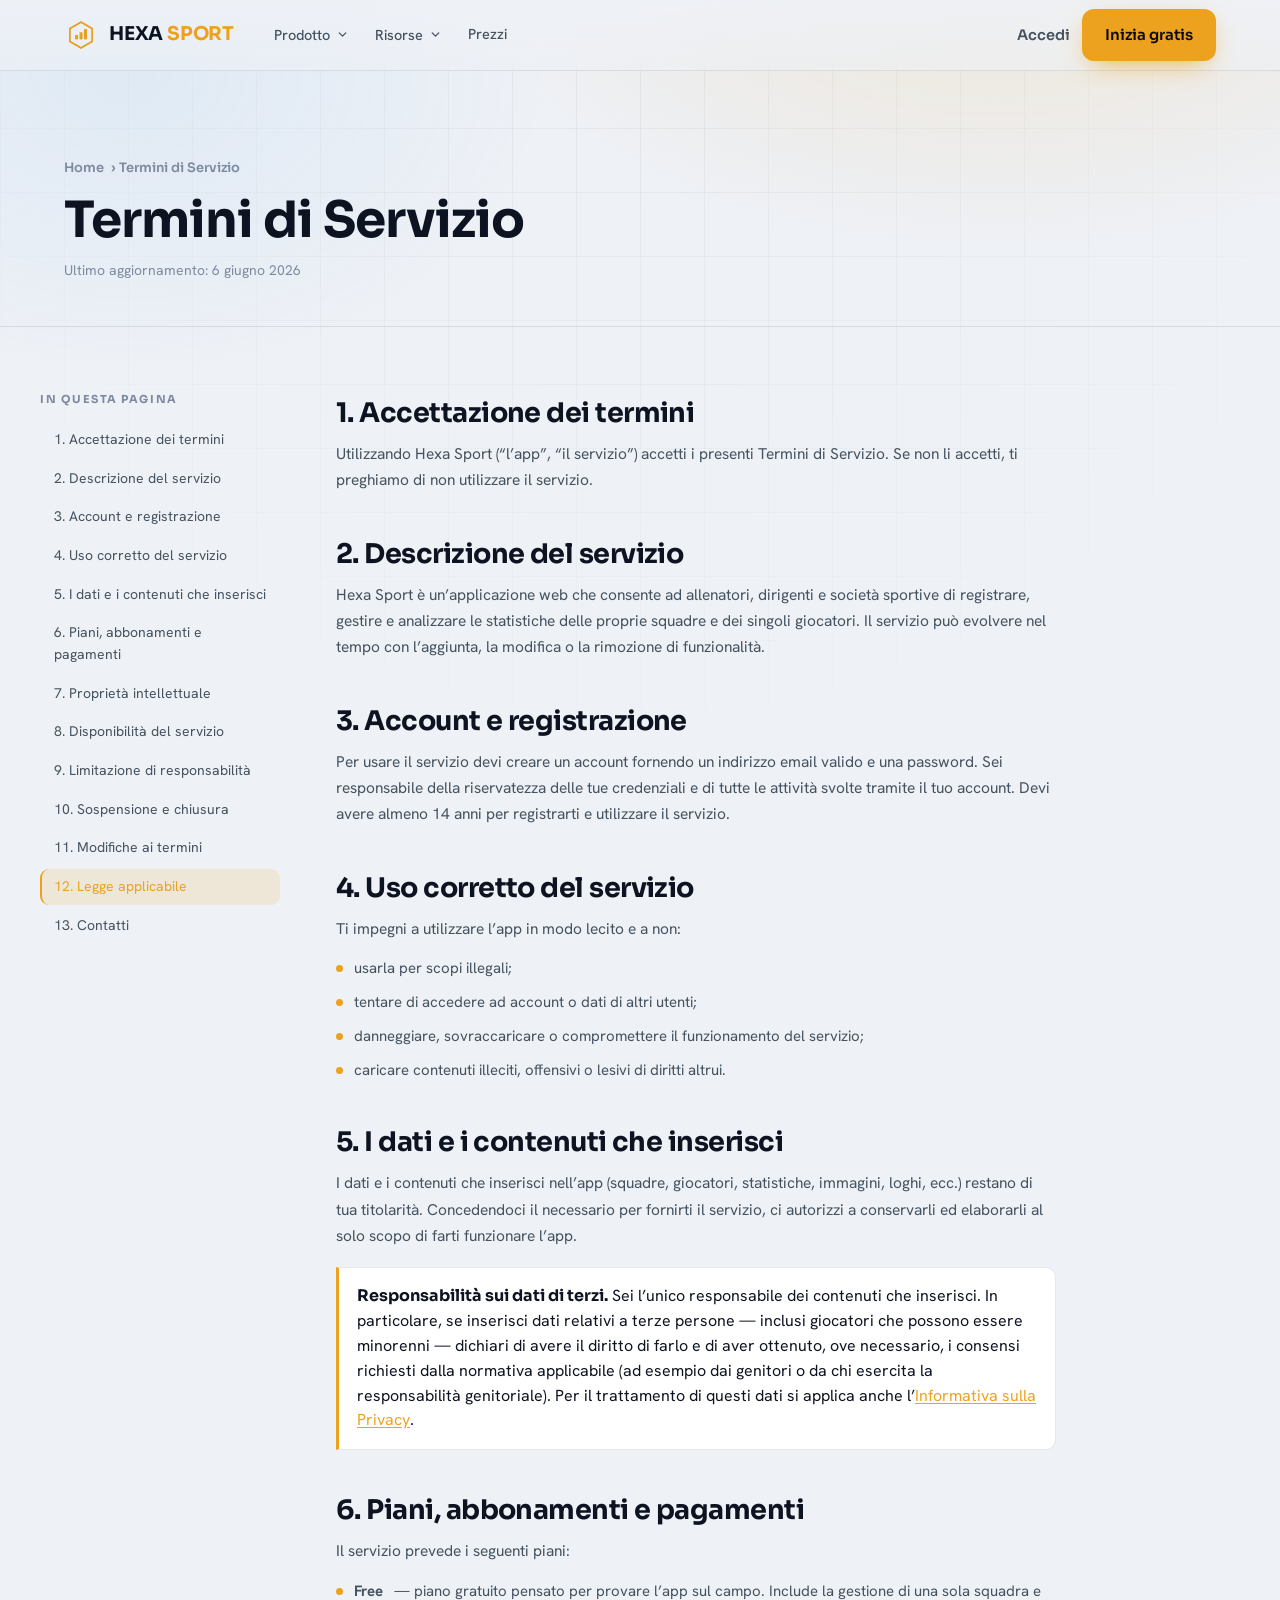
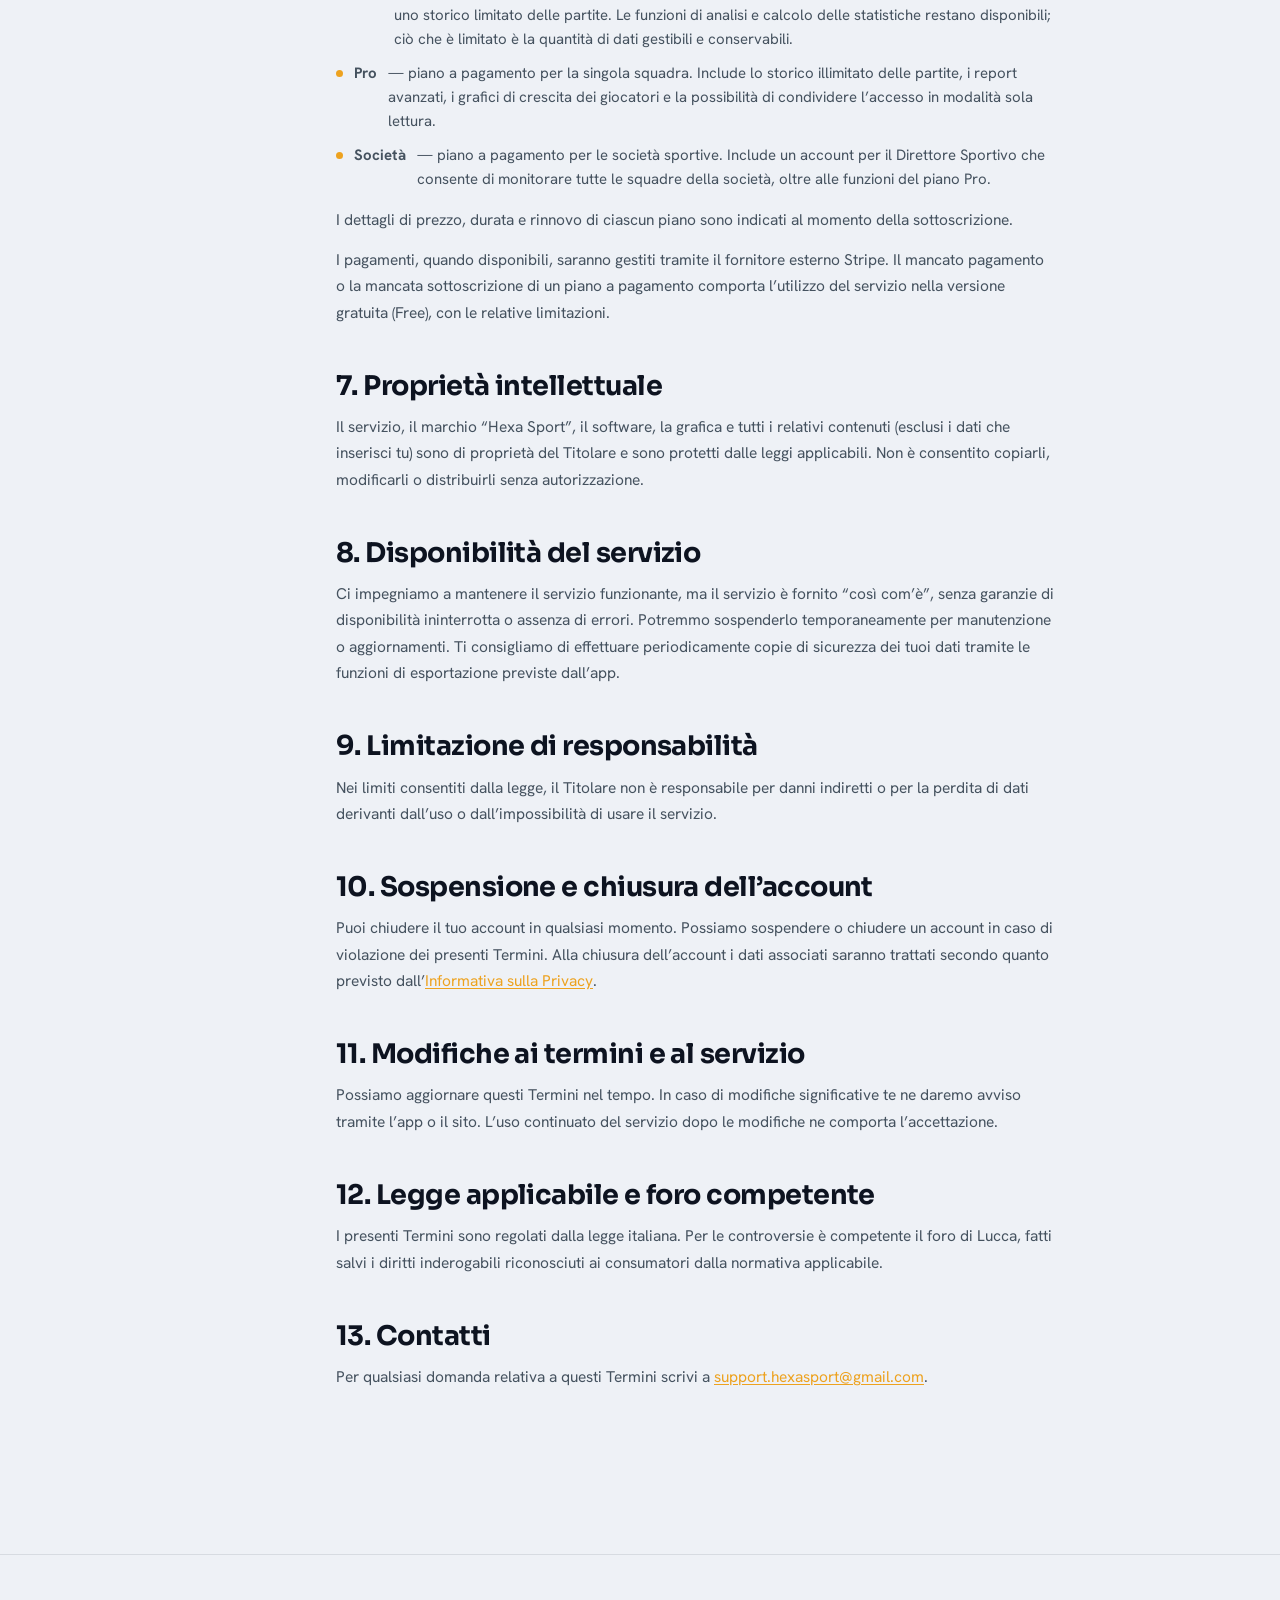
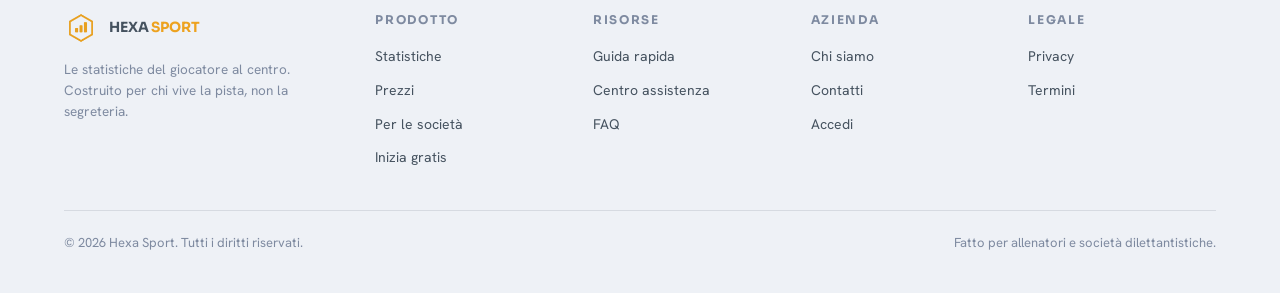
<file: termini.html>
<!DOCTYPE html>
<html lang="it">
<head>
<meta charset="UTF-8" />
<meta name="viewport" content="width=device-width, initial-scale=1.0" />
<title>Termini di Servizio — Hexa Sport</title>
<link rel="preconnect" href="https://fonts.googleapis.com" />
<link rel="preconnect" href="https://fonts.gstatic.com" crossorigin />
<link href="https://fonts.googleapis.com/css2?family=Space+Grotesk:wght@400;500;600;700&family=Hanken+Grotesk:wght@400;500;600;700&family=Sora:wght@400;600;700&family=Archivo:wght@400;600;700&display=swap" rel="stylesheet" />
<link rel="stylesheet" href="styles.css" />
<script>(function(){document.documentElement.classList.add('js');try{var s=JSON.parse(localStorage.getItem('hs_tweaks')||'{}');var m=s.themeMode||'auto';var light=(m==='light')||(m==='auto'&&window.matchMedia('(prefers-color-scheme:light)').matches);document.documentElement.setAttribute('data-theme',light?'light':'dark');}catch(e){document.documentElement.setAttribute('data-theme','dark');}})();</script>
</head>
<body>
<div class="bg-fx"></div>
<div id="site-header"></div>

<main>
  <section class="doc-head">
    <div class="wrap">
      <span class="crumb"><a href="index.html">Home</a> › Termini di Servizio</span>
      <h1>Termini di Servizio</h1>
      <p class="updated">Ultimo aggiornamento: 6 giugno 2026</p>
    </div>
  </section>

  <div class="wrap doc-layout">
    <aside class="doc-toc">
      <h4>In questa pagina</h4>
      <ul>
        <li><a href="#accettazione">1. Accettazione dei termini</a></li>
        <li><a href="#descrizione">2. Descrizione del servizio</a></li>
        <li><a href="#account">3. Account e registrazione</a></li>
        <li><a href="#uso">4. Uso corretto del servizio</a></li>
        <li><a href="#contenuti">5. I dati e i contenuti che inserisci</a></li>
        <li><a href="#pagamenti">6. Piani, abbonamenti e pagamenti</a></li>
        <li><a href="#proprieta">7. Proprietà intellettuale</a></li>
        <li><a href="#disponibilita">8. Disponibilità del servizio</a></li>
        <li><a href="#responsabilita">9. Limitazione di responsabilità</a></li>
        <li><a href="#chiusura">10. Sospensione e chiusura</a></li>
        <li><a href="#modifiche">11. Modifiche ai termini</a></li>
        <li><a href="#legge">12. Legge applicabile</a></li>
        <li><a href="#contatti">13. Contatti</a></li>
      </ul>
    </aside>

    <article class="doc-body">
      <section id="accettazione">
        <h2>1. Accettazione dei termini</h2>
        <p>Utilizzando Hexa Sport (“l’app”, “il servizio”) accetti i presenti Termini di Servizio. Se non li accetti, ti preghiamo di non utilizzare il servizio.</p>
      </section>

      <section id="descrizione">
        <h2>2. Descrizione del servizio</h2>
        <p>Hexa Sport è un’applicazione web che consente ad allenatori, dirigenti e società sportive di registrare, gestire e analizzare le statistiche delle proprie squadre e dei singoli giocatori. Il servizio può evolvere nel tempo con l’aggiunta, la modifica o la rimozione di funzionalità.</p>
      </section>

      <section id="account">
        <h2>3. Account e registrazione</h2>
        <p>Per usare il servizio devi creare un account fornendo un indirizzo email valido e una password. Sei responsabile della riservatezza delle tue credenziali e di tutte le attività svolte tramite il tuo account. Devi avere almeno 14 anni per registrarti e utilizzare il servizio.</p>
      </section>

      <section id="uso">
        <h2>4. Uso corretto del servizio</h2>
        <p>Ti impegni a utilizzare l’app in modo lecito e a non:</p>
        <ul class="bullets">
          <li>usarla per scopi illegali;</li>
          <li>tentare di accedere ad account o dati di altri utenti;</li>
          <li>danneggiare, sovraccaricare o compromettere il funzionamento del servizio;</li>
          <li>caricare contenuti illeciti, offensivi o lesivi di diritti altrui.</li>
        </ul>
      </section>

      <section id="contenuti">
        <h2>5. I dati e i contenuti che inserisci</h2>
        <p>I dati e i contenuti che inserisci nell’app (squadre, giocatori, statistiche, immagini, loghi, ecc.) restano di tua titolarità. Concedendoci il necessario per fornirti il servizio, ci autorizzi a conservarli ed elaborarli al solo scopo di farti funzionare l’app.</p>
        <div class="doc-note"><b>Responsabilità sui dati di terzi.</b> Sei l’unico responsabile dei contenuti che inserisci. In particolare, se inserisci dati relativi a terze persone — inclusi giocatori che possono essere minorenni — dichiari di avere il diritto di farlo e di aver ottenuto, ove necessario, i consensi richiesti dalla normativa applicabile (ad esempio dai genitori o da chi esercita la responsabilità genitoriale). Per il trattamento di questi dati si applica anche l’<a class="inline" href="privacy.html">Informativa sulla Privacy</a>.</div>
      </section>

      <section id="pagamenti">
        <h2>6. Piani, abbonamenti e pagamenti</h2>
        <p>Il servizio prevede i seguenti piani:</p>
        <ul class="bullets">
          <li><b>Free</b> — piano gratuito pensato per provare l’app sul campo. Include la gestione di una sola squadra e uno storico limitato delle partite. Le funzioni di analisi e calcolo delle statistiche restano disponibili; ciò che è limitato è la quantità di dati gestibili e conservabili.</li>
          <li><b>Pro</b> — piano a pagamento per la singola squadra. Include lo storico illimitato delle partite, i report avanzati, i grafici di crescita dei giocatori e la possibilità di condividere l’accesso in modalità sola lettura.</li>
          <li><b>Società</b> — piano a pagamento per le società sportive. Include un account per il Direttore Sportivo che consente di monitorare tutte le squadre della società, oltre alle funzioni del piano Pro.</li>
        </ul>
        <p>I dettagli di prezzo, durata e rinnovo di ciascun piano sono indicati al momento della sottoscrizione.</p>
        <p>I pagamenti, quando disponibili, saranno gestiti tramite il fornitore esterno Stripe. Il mancato pagamento o la mancata sottoscrizione di un piano a pagamento comporta l’utilizzo del servizio nella versione gratuita (Free), con le relative limitazioni.</p>
      </section>

      <section id="proprieta">
        <h2>7. Proprietà intellettuale</h2>
        <p>Il servizio, il marchio “Hexa Sport”, il software, la grafica e tutti i relativi contenuti (esclusi i dati che inserisci tu) sono di proprietà del Titolare e sono protetti dalle leggi applicabili. Non è consentito copiarli, modificarli o distribuirli senza autorizzazione.</p>
      </section>

      <section id="disponibilita">
        <h2>8. Disponibilità del servizio</h2>
        <p>Ci impegniamo a mantenere il servizio funzionante, ma il servizio è fornito “così com’è”, senza garanzie di disponibilità ininterrotta o assenza di errori. Potremmo sospenderlo temporaneamente per manutenzione o aggiornamenti. Ti consigliamo di effettuare periodicamente copie di sicurezza dei tuoi dati tramite le funzioni di esportazione previste dall’app.</p>
      </section>

      <section id="responsabilita">
        <h2>9. Limitazione di responsabilità</h2>
        <p>Nei limiti consentiti dalla legge, il Titolare non è responsabile per danni indiretti o per la perdita di dati derivanti dall’uso o dall’impossibilità di usare il servizio.</p>
      </section>

      <section id="chiusura">
        <h2>10. Sospensione e chiusura dell’account</h2>
        <p>Puoi chiudere il tuo account in qualsiasi momento. Possiamo sospendere o chiudere un account in caso di violazione dei presenti Termini. Alla chiusura dell’account i dati associati saranno trattati secondo quanto previsto dall’<a class="inline" href="privacy.html">Informativa sulla Privacy</a>.</p>
      </section>

      <section id="modifiche">
        <h2>11. Modifiche ai termini e al servizio</h2>
        <p>Possiamo aggiornare questi Termini nel tempo. In caso di modifiche significative te ne daremo avviso tramite l’app o il sito. L’uso continuato del servizio dopo le modifiche ne comporta l’accettazione.</p>
      </section>

      <section id="legge">
        <h2>12. Legge applicabile e foro competente</h2>
        <p>I presenti Termini sono regolati dalla legge italiana. Per le controversie è competente il foro di Lucca, fatti salvi i diritti inderogabili riconosciuti ai consumatori dalla normativa applicabile.</p>
      </section>

      <section id="contatti">
        <h2>13. Contatti</h2>
        <p>Per qualsiasi domanda relativa a questi Termini scrivi a <a class="inline" href="mailto:support.hexasport@gmail.com">support.hexasport@gmail.com</a>.</p>
      </section>
    </article>
  </div>
</main>

<div id="site-footer"></div>

<script>
const TWEAK_DEFAULTS = /*EDITMODE-BEGIN*/{
  "accent": "#eda21f",
  "themeMode": "auto",
  "displayFont": "Sora",
  "headlineVariant": "memoria"
}/*EDITMODE-END*/;
</script>
<script src="tweaks-core.js"></script>
<script src="site-chrome.js"></script>
</body>
</html>
</file>
<file: styles.css>
/* ============================================================
   HEXA SPORT — Sales site
   Design tokens fedeli all'app: dark, accento ambra, dati densi
   ============================================================ */

:root {
  /* surfaces */
  --bg: #07090d;
  --bg-2: #0b0e14;
  --surface: #11141b;
  --surface-2: #151a23;
  --surface-3: #1b212c;
  --line: rgba(255,255,255,.08);
  --line-strong: rgba(255,255,255,.14);

  /* nav surface (theme-aware) */
  --nav-1: rgba(7,9,13,.92);
  --nav-2: rgba(7,9,13,.66);

  /* text */
  --txt: #f3f5f8;
  --txt-2: #aeb6c2;
  --txt-3: #6b7585;

  /* brand — overridable via tweaks */
  --accent: #eda21f;
  --accent-soft: rgba(237,162,31,.14);
  --accent-line: rgba(237,162,31,.35);
  --accent-ink: #1a1205;

  /* decorative ambient glow only (randomised from a curated palette) */
  --decor-a: rgba(237,162,31,.14);
  --decor-b: rgba(74,163,240,.09);

  /* data colors */
  --pos: #35cf72;
  --neg: #ec5b4f;
  --blue: #4aa3f0;
  --purple: #9b8cf0;

  /* type */
  --display: "Space Grotesk", system-ui, sans-serif;
  --body: "Hanken Grotesk", system-ui, sans-serif;

  --maxw: 1200px;
  --radius: 16px;
  --radius-sm: 10px;
}

/* ---------- LIGHT THEME (auto via prefers-color-scheme, set on <html data-theme>) ---------- */
html[data-theme="light"] {
  --bg: #eef1f6;
  --bg-2: #ffffff;
  --surface: #ffffff;
  --surface-2: #f3f5fa;
  --surface-3: #e8ecf3;
  --line: rgba(12,20,38,.10);
  --line-strong: rgba(12,20,38,.17);
  --txt: #0d1320;
  --txt-2: #45525f;
  --txt-3: #7e8aa0;
  --nav-1: rgba(238,241,246,.92);
  --nav-2: rgba(238,241,246,.55);
}
html { transition: background .25s ease; }
html[data-theme="light"] body { color: var(--txt); }

* { box-sizing: border-box; margin: 0; padding: 0; }

html { scroll-behavior: smooth; scroll-padding-top: 88px; }

body {
  font-family: var(--body);
  background: var(--bg);
  color: var(--txt);
  line-height: 1.55;
  -webkit-font-smoothing: antialiased;
  text-rendering: optimizeLegibility;
  overflow-x: clip;
}

img { display: block; max-width: 100%; }
a { color: inherit; text-decoration: none; }

/* ambient grid + glow background */
.bg-fx {
  position: fixed; inset: 0; z-index: 0; pointer-events: none;
  background:
    radial-gradient(900px 500px at 78% -5%, var(--decor-a), transparent 60%),
    radial-gradient(700px 500px at 10% 8%, var(--decor-b), transparent 60%);
  transition: background .5s ease;
}
.bg-fx::after {
  content: ""; position: absolute; inset: 0;
  background-image:
    linear-gradient(var(--line) 1px, transparent 1px),
    linear-gradient(90deg, var(--line) 1px, transparent 1px);
  background-size: 64px 64px;
  -webkit-mask-image: radial-gradient(circle at 50% 0%, #000, transparent 75%);
          mask-image: radial-gradient(circle at 50% 0%, #000, transparent 75%);
  opacity: .5;
}

.wrap { width: 100%; max-width: var(--maxw); margin: 0 auto; padding: 0 24px; position: relative; z-index: 1; }

/* ---------- type helpers ---------- */
.eyebrow {
  font-family: var(--display);
  font-size: 12.5px; font-weight: 600;
  letter-spacing: .22em; text-transform: uppercase;
  color: var(--accent);
  display: inline-flex; align-items: center; gap: 9px;
}
.eyebrow::before {
  content: ""; width: 22px; height: 2px; background: var(--accent); display: inline-block; border-radius: 2px;
}
h1, h2, h3 { font-family: var(--display); font-weight: 700; line-height: 1.04; letter-spacing: -.02em; }
.h-xl { font-size: clamp(38px, 6.4vw, 76px); }
.h-lg { font-size: clamp(30px, 4.2vw, 50px); }
.h-md { font-size: clamp(22px, 2.6vw, 32px); }
.lead { font-size: clamp(17px, 1.5vw, 20px); color: var(--txt-2); max-width: 60ch; }
.muted { color: var(--txt-3); }
.mono-num { font-family: var(--display); font-variant-numeric: tabular-nums; }

/* ---------- buttons ---------- */
.btn {
  display: inline-flex; align-items: center; justify-content: center; gap: 9px;
  font-family: var(--display); font-weight: 600; font-size: 15px;
  padding: 13px 22px; border-radius: 12px; border: 1px solid transparent;
  cursor: pointer; transition: transform .15s ease, background .2s ease, border-color .2s ease, box-shadow .2s ease;
  white-space: nowrap;
}
.btn:active { transform: translateY(1px); }
.btn-primary { background: var(--accent); color: var(--accent-ink); box-shadow: 0 8px 28px -10px var(--accent); }
.btn-primary:hover { box-shadow: 0 12px 34px -8px var(--accent); transform: translateY(-1px); }
.btn-ghost { background: transparent; color: var(--txt); border-color: var(--line-strong); }
.btn-ghost:hover { background: var(--surface-2); border-color: var(--txt-3); }
.btn-lg { padding: 16px 28px; font-size: 16px; }
.btn-block { width: 100%; }

/* ---------- nav ---------- */
.nav {
  position: sticky; top: 0; z-index: 50;
  backdrop-filter: blur(14px);
  background: linear-gradient(180deg, var(--nav-1), var(--nav-2));
  border-bottom: 1px solid var(--line);
}
.nav-inner { display: flex; align-items: center; gap: 28px; height: 70px; }
.brand { display: flex; align-items: center; gap: 11px; font-family: var(--display); font-weight: 700; font-size: 19px; letter-spacing: -.01em; }
.brand img { width: 34px; height: 34px; }
.brand .accent { color: var(--accent); }
.nav-links { display: flex; gap: 26px; margin-left: 12px; }
.nav-links a { font-size: 14.5px; color: var(--txt-2); font-weight: 500; transition: color .15s; }
.nav-links a:hover { color: var(--txt); }

/* dropdown menus */
.nav-links .has-drop { position: relative; }
.nav-drop-btn { display: inline-flex; align-items: center; gap: 6px; font-size: 14.5px; color: var(--txt-2); font-weight: 500; background: none; border: 0; cursor: pointer; font-family: var(--body); padding: 0; transition: color .15s; }
.nav-drop-btn:hover, .has-drop:hover .nav-drop-btn { color: var(--txt); }
.nav-drop-btn svg { width: 13px; height: 13px; transition: transform .2s; }
.has-drop:hover .nav-drop-btn svg { transform: rotate(180deg); }
.nav-drop {
  position: absolute; top: calc(100% + 10px); left: 50%; transform: translateX(-50%) translateY(8px);
  min-width: 256px; background: var(--bg-2); border: 1px solid var(--line-strong); border-radius: 14px;
  padding: 8px; box-shadow: 0 26px 60px -26px rgba(0,0,0,.8);
  opacity: 0; visibility: hidden; transition: opacity .18s ease, transform .18s ease; z-index: 60;
}
.nav-drop::before { content: ""; position: absolute; top: -10px; left: 0; right: 0; height: 10px; }
.has-drop:hover .nav-drop, .has-drop:focus-within .nav-drop { opacity: 1; visibility: visible; transform: translateX(-50%) translateY(0); }
.nav-drop a { display: flex; gap: 11px; align-items: flex-start; padding: 10px 12px; border-radius: 10px; font-size: 14px; color: var(--txt-2); }
.nav-drop a:hover { background: var(--surface-2); color: var(--txt); }
.nav-drop .dico { flex: 0 0 30px; height: 30px; border-radius: 8px; background: var(--accent-soft); border: 1px solid var(--accent-line); display: grid; place-items: center; }
.nav-drop .dico svg { width: 15px; height: 15px; stroke: var(--accent); }
.nav-drop b { font-family: var(--display); font-weight: 600; font-size: 13.5px; display: block; color: var(--txt); }
.nav-drop span { font-size: 11.5px; color: var(--txt-3); }

.nav-cta { margin-left: auto; display: flex; align-items: center; gap: 12px; }
.nav-cta .ghost-link { font-family: var(--display); font-weight: 600; font-size: 14.5px; color: var(--txt-2); }
.nav-cta .ghost-link:hover { color: var(--txt); }
.nav-burger { display: none; width: 42px; height: 42px; border: 1px solid var(--line-strong); background: var(--surface-2); border-radius: 11px; cursor: pointer; flex-direction: column; align-items: center; justify-content: center; gap: 5px; padding: 0; }
.nav-burger span { width: 18px; height: 2px; background: var(--txt); border-radius: 2px; transition: transform .25s ease, opacity .2s ease; }
.nav-burger.open span:nth-child(1) { transform: translateY(7px) rotate(45deg); }
.nav-burger.open span:nth-child(2) { opacity: 0; }
.nav-burger.open span:nth-child(3) { transform: translateY(-7px) rotate(-45deg); }
.mobile-menu {
  display: none; flex-direction: column; gap: 4px;
  padding: 10px 20px 22px; border-top: 1px solid var(--line);
  background: linear-gradient(180deg, var(--nav-1), var(--bg));
  max-height: 0; overflow: hidden; transition: max-height .32s ease;
}
.mobile-menu a { font-family: var(--display); font-weight: 600; font-size: 16px; color: var(--txt-2); padding: 13px 4px; border-bottom: 1px solid var(--line); }
.mobile-menu a:last-child { border-bottom: 0; }
.mobile-menu .mm-login { color: var(--txt); }
.mobile-menu .btn { margin-top: 12px; font-size: 16px; padding: 14px; }
.mobile-menu.open { display: flex; max-height: 720px; }
.mobile-menu .mm-group { font-family: var(--display); font-size: 10.5px; letter-spacing: .14em; text-transform: uppercase; color: var(--txt-3); padding: 16px 4px 4px; border-bottom: 0; }
.mobile-menu .mm-sub { font-size: 15px; padding-left: 4px; }

/* ---------- generic section ---------- */
section { position: relative; z-index: 1; }
.section { padding: clamp(70px, 9vw, 120px) 0; }
.section-head { max-width: 720px; }
.section-head h2 { margin: 16px 0 14px; }
.center { text-align: center; margin-left: auto; margin-right: auto; }

/* ---------- pills / chips ---------- */
.chip {
  display: inline-flex; align-items: center; gap: 7px;
  font-family: var(--display); font-size: 12px; font-weight: 600;
  letter-spacing: .04em; padding: 6px 11px; border-radius: 999px;
  background: var(--surface-2); border: 1px solid var(--line); color: var(--txt-2);
}
.chip .dot { width: 7px; height: 7px; border-radius: 50%; background: var(--accent); }

/* ---------- cards ---------- */
.card {
  background: linear-gradient(180deg, var(--surface), var(--bg-2));
  border: 1px solid var(--line); border-radius: var(--radius);
}

/* ============ HERO ============ */
.hero { padding-top: clamp(48px, 7vw, 86px); padding-bottom: clamp(40px, 6vw, 70px); }
.hero-grid { display: grid; grid-template-columns: 1.05fr .95fr; gap: 54px; align-items: center; }
.hero h1 { margin: 20px 0 22px; }
.hero h1 .hl { color: var(--accent); }
.hero-cta { display: flex; gap: 14px; margin: 30px 0 22px; flex-wrap: wrap; }
.hero-meta { display: flex; gap: 22px; flex-wrap: wrap; color: var(--txt-3); font-size: 14px; }
.hero-meta b { color: var(--txt); font-family: var(--display); }

/* centered hero variant */
[data-hero="centered"] .hero-grid { grid-template-columns: 1fr; text-align: center; gap: 40px; }
[data-hero="centered"] .hero-copy { max-width: 820px; margin: 0 auto; }
[data-hero="centered"] .lead { margin-left: auto; margin-right: auto; }
[data-hero="centered"] .hero-cta, [data-hero="centered"] .hero-meta { justify-content: center; }
[data-hero="centered"] .eyebrow { justify-content: center; }

/* product shot frame */
.shot {
  position: relative; border-radius: 14px; overflow: hidden;
  border: 1px solid var(--line-strong);
  box-shadow: 0 40px 90px -40px rgba(0,0,0,.9), 0 0 0 1px rgba(255,255,255,.02) inset;
  background: #05060a;
}
.shot img { width: 100%; }
.shot-floats { position: absolute; inset: 0; pointer-events: none; }
.float-stat {
  position: absolute; background: rgba(13,16,22,.86); backdrop-filter: blur(8px);
  border: 1px solid var(--accent-line); border-radius: 12px; padding: 11px 14px;
  box-shadow: 0 18px 40px -18px rgba(0,0,0,.9);
}
.float-stat .lbl { font-size: 10.5px; letter-spacing: .14em; text-transform: uppercase; color: var(--txt-3); font-family: var(--display); font-weight: 600; }
.float-stat .val { font-family: var(--display); font-weight: 700; font-size: 26px; line-height: 1; margin-top: 4px; }
.val.pos { color: var(--pos); } .val.neg { color: var(--neg); } .val.acc { color: var(--accent); }
.f-tl { top: 8%; left: -22px; } .f-br { bottom: 9%; right: -18px; }

/* ============ contrast / positioning ============ */
.contrast { display: grid; grid-template-columns: 1fr auto 1fr; gap: 0; align-items: stretch; }
.contrast .col { padding: 30px; }
.contrast .vs {
  display: flex; align-items: center; justify-content: center; padding: 0 8px;
  font-family: var(--display); font-weight: 700; color: var(--txt-3); font-size: 14px;
}
.contrast .col h3 { font-size: 18px; margin-bottom: 4px; }
.contrast .col .sub { font-size: 13px; color: var(--txt-3); margin-bottom: 20px; }
.cl-list { list-style: none; display: flex; flex-direction: column; gap: 13px; }
.cl-list li { display: flex; gap: 11px; align-items: flex-start; font-size: 14.5px; color: var(--txt-2); }
.cl-list .ic { flex: 0 0 20px; height: 20px; border-radius: 6px; display: grid; place-items: center; font-size: 12px; font-weight: 700; margin-top: 1px; }
.ic-mut { background: var(--surface-3); color: var(--txt-3); }
.ic-acc { background: var(--accent-soft); color: var(--accent); }
.col-them { background: var(--bg-2); border-radius: var(--radius) 0 0 var(--radius); }
.col-us { background: linear-gradient(180deg, var(--accent-soft), transparent); border: 1px solid var(--accent-line); border-radius: 0 var(--radius) var(--radius) 0; }

/* ============ feature rows ============ */
.feature { display: grid; grid-template-columns: 1fr 1.12fr; gap: 56px; align-items: center; }
.feature.flip { grid-template-columns: 1.12fr 1fr; }
.feature.flip .feature-copy { order: 2; }
.feature.flip .feature-media { order: 1; }
.feature h2 { margin: 14px 0 16px; }
.feat-points { list-style: none; display: flex; flex-direction: column; gap: 16px; margin-top: 26px; }
.feat-points li { display: flex; gap: 13px; }
.feat-points .fp-ic { flex: 0 0 38px; height: 38px; border-radius: 10px; background: var(--accent-soft); border: 1px solid var(--accent-line); display: grid; place-items: center; }
.feat-points .fp-ic svg { width: 18px; height: 18px; stroke: var(--accent); }
.feat-points b { font-family: var(--display); display: block; font-size: 15.5px; margin-bottom: 2px; }
.feat-points span { font-size: 14px; color: var(--txt-3); }

/* stat tiles mini (decoration) */
.tiles { display: grid; grid-template-columns: repeat(3,1fr); gap: 12px; margin-top: 14px; }
.tile { background: var(--surface); border: 1px solid var(--line); border-radius: var(--radius-sm); padding: 16px; }
.tile .t-lbl { font-family: var(--display); font-size: 10px; letter-spacing: .14em; text-transform: uppercase; color: var(--txt-3); }
.tile .t-val { font-family: var(--display); font-weight: 700; font-size: 30px; margin-top: 6px; line-height: 1; }

/* ============ how it works ============ */
.steps { display: grid; grid-template-columns: repeat(3,1fr); gap: 20px; }
.step { padding: 28px; position: relative; }
.step .num { font-family: var(--display); font-weight: 700; font-size: 14px; color: var(--accent-ink); background: var(--accent); width: 34px; height: 34px; border-radius: 9px; display: grid; place-items: center; margin-bottom: 18px; }
.step h3 { font-size: 19px; margin-bottom: 8px; }
.step p { font-size: 14.5px; color: var(--txt-2); }

/* ============ pricing ============ */
.pricing-head { display: flex; flex-direction: column; align-items: center; gap: 22px; }
.toggle {
  display: inline-flex; background: var(--surface); border: 1px solid var(--line);
  border-radius: 999px; padding: 5px; gap: 4px; position: relative;
}
.toggle button {
  font-family: var(--display); font-weight: 600; font-size: 14px;
  border: 0; background: transparent; color: var(--txt-2); cursor: pointer;
  padding: 9px 20px; border-radius: 999px; transition: color .2s; position: relative; z-index: 1;
}
.toggle button.on { color: var(--accent-ink); }
.toggle .knob { position: absolute; top: 5px; bottom: 5px; border-radius: 999px; background: var(--accent); transition: transform .28s cubic-bezier(.4,0,.2,1), width .28s; z-index: 0; }
.toggle .save-tag { margin-left: 6px; font-size: 11px; padding: 2px 7px; border-radius: 999px; background: var(--pos); color: #062012; font-weight: 700; }

.plans { display: grid; grid-template-columns: repeat(3,1fr); gap: 20px; margin-top: 44px; align-items: stretch; }
.plan { padding: 30px 26px; display: flex; flex-direction: column; position: relative; }
.plan.featured { border-color: var(--accent-line); box-shadow: 0 30px 80px -40px var(--accent); }
.plan.featured::before {
  content: "PIÙ SCELTO"; position: absolute; top: -11px; left: 50%; transform: translateX(-50%);
  font-family: var(--display); font-size: 11px; font-weight: 700; letter-spacing: .12em;
  background: var(--accent); color: var(--accent-ink); padding: 4px 12px; border-radius: 999px;
}
.plan .p-name { font-family: var(--display); font-weight: 700; font-size: 20px; }
.plan .p-desc { font-size: 13.5px; color: var(--txt-3); margin: 6px 0 20px; min-height: 38px; }
.price-row { display: flex; align-items: baseline; gap: 8px; }
.price { font-family: var(--display); font-weight: 700; font-size: 46px; line-height: 1; letter-spacing: -.03em; }
.price-row .per { font-size: 14px; color: var(--txt-3); }
.price-old { font-size: 15px; color: var(--txt-3); text-decoration: line-through; height: 20px; margin-top: 8px; }
.price-save { display: inline-block; margin-top: 8px; font-family: var(--display); font-size: 12.5px; font-weight: 600; color: var(--pos); background: rgba(53,207,114,.12); border: 1px solid rgba(53,207,114,.3); padding: 4px 10px; border-radius: 8px; min-height: 28px; }
.plan .btn { margin: 22px 0 6px; }
.p-feats { list-style: none; display: flex; flex-direction: column; gap: 11px; margin-top: 8px; }
.p-feats li { display: flex; gap: 10px; font-size: 14px; color: var(--txt-2); align-items: flex-start; }
.p-feats .ck { flex: 0 0 18px; height: 18px; margin-top: 1px; }
.p-feats .ck svg { width: 18px; height: 18px; }
.p-feats li.off { color: var(--txt-3); }
.p-feats .feat-h { font-family: var(--display); font-size: 11px; letter-spacing: .12em; text-transform: uppercase; color: var(--txt-3); margin-top: 8px; }

/* ============ società / enterprise band ============ */
.band { background: linear-gradient(160deg, var(--bg-2), var(--bg)); border-top: 1px solid var(--line); border-bottom: 1px solid var(--line); }
.org-grid { display: grid; grid-template-columns: 1fr 1fr; gap: 56px; align-items: stretch; }
.org-grid > div:last-child { display: flex; }
.org-feats { display: grid; grid-template-columns: 1fr 1fr; gap: 14px; margin-top: 28px; }
.org-feat { background: var(--surface); border: 1px solid var(--line); border-radius: var(--radius-sm); padding: 18px; }
.org-feat .ic { width: 34px; height: 34px; border-radius: 9px; background: var(--accent-soft); border: 1px solid var(--accent-line); display: grid; place-items: center; margin-bottom: 12px; }
.org-feat .ic svg { width: 17px; height: 17px; stroke: var(--accent); }
.org-feat b { font-family: var(--display); font-size: 15px; display: block; margin-bottom: 4px; }
.org-feat span { font-size: 13px; color: var(--txt-3); }

/* org diagram */
.org-diagram { padding: 34px; flex: 1; display: flex; flex-direction: column; }
.od-top { display: flex; align-items: center; gap: 14px; background: var(--surface-2); border: 1px solid var(--accent-line); border-radius: 14px; padding: 22px; }
.od-top .badge { width: 48px; height: 48px; border-radius: 12px; background: var(--accent); color: var(--accent-ink); display: grid; place-items: center; font-family: var(--display); font-weight: 700; font-size: 18px; flex: 0 0 auto; }
.od-top b { font-family: var(--display); font-size: 17px; }
.od-top span { display: block; font-size: 13px; color: var(--txt-3); margin-top: 2px; }
.od-lines { flex: 1 0 auto; min-height: 32px; margin: 8px 0; border-left: 1px solid var(--line-strong); margin-left: 32px; }
.od-row { display: grid; grid-template-columns: repeat(3,1fr); gap: 12px; }
.od-row-2 { margin-top: 12px; }
.od-node { background: var(--surface); border: 1px solid var(--line); border-radius: 12px; padding: 20px 14px; text-align: center; }
.od-node .k { font-family: var(--display); font-weight: 700; font-size: 15px; }
.od-node .key { font-size: 12px; color: var(--accent); font-family: var(--display); letter-spacing: .05em; margin-top: 8px; }
.od-node .team { font-size: 12.5px; color: var(--txt-3); margin-top: 4px; }

/* ============ FAQ ============ */
.faq { max-width: 820px; margin: 0 auto; }
.faq-item { border-bottom: 1px solid var(--line); }
.faq-q { width: 100%; text-align: left; background: none; border: 0; color: var(--txt); cursor: pointer; padding: 22px 0; display: flex; justify-content: space-between; align-items: center; gap: 20px; font-family: var(--display); font-weight: 600; font-size: 17px; }
.faq-q .pm { flex: 0 0 24px; height: 24px; border-radius: 7px; border: 1px solid var(--line-strong); display: grid; place-items: center; transition: .2s; color: var(--accent); font-size: 18px; }
.faq-a { max-height: 0; overflow: hidden; transition: max-height .3s ease; color: var(--txt-2); font-size: 15px; }
.faq-a p { padding: 0 0 22px; max-width: 68ch; }
.faq-item.open .faq-a { max-height: 240px; }
.faq-item.open .pm { background: var(--accent); color: var(--accent-ink); border-color: var(--accent); transform: rotate(45deg); }

/* ============ final cta ============ */
.cta-final { text-align: center; padding: clamp(56px,7vw,90px) 40px; border-radius: 24px; background: radial-gradient(700px 300px at 50% 0%, var(--accent-soft), transparent 70%), var(--bg-2); border: 1px solid var(--accent-line); }
.cta-final h2 { margin-bottom: 16px; }
.cta-final .lead { margin: 0 auto 30px; }

/* ============ footer ============ */
.footer { border-top: 1px solid var(--line); padding: 56px 0 40px; margin-top: 30px; }
.footer-grid { display: grid; grid-template-columns: 1.5fr repeat(4, 1fr); gap: 30px; }
.footer h4 { font-family: var(--display); font-size: 12px; letter-spacing: .14em; text-transform: uppercase; color: var(--txt-3); margin-bottom: 14px; }
.footer ul { list-style: none; display: flex; flex-direction: column; gap: 9px; }
.footer a { font-size: 14px; color: var(--txt-2); }
.footer a:hover { color: var(--txt); }
.footer .brand { margin-bottom: 14px; }
.footer .tag { font-size: 13.5px; color: var(--txt-3); max-width: 30ch; }
.footer-bottom { display: flex; justify-content: space-between; gap: 16px; margin-top: 40px; padding-top: 22px; border-top: 1px solid var(--line); font-size: 13px; color: var(--txt-3); flex-wrap: wrap; }

/* reveal anim (scroll-triggered, below the fold) */
.js .reveal { opacity: 0; transform: translateY(28px); transition: opacity .7s cubic-bezier(.16,1,.3,1), transform .7s cubic-bezier(.16,1,.3,1); }
.js .reveal.left { transform: translateX(-64px); }
.js .reveal.right { transform: translateX(64px); }
.reveal.in { opacity: 1 !important; transform: none !important; }

/* entrance anim (on load, hero) */
.js [data-enter] { opacity: 0; }
@media (prefers-reduced-motion: no-preference) {
  .js [data-enter] { animation: enterUp .9s cubic-bezier(.16,1,.3,1) both; animation-delay: var(--d, 0s); }
  .js [data-enter="left"] { animation-name: enterLeft; }
  .js [data-enter="right"] { animation-name: enterRight; }
}
@keyframes enterUp { from { opacity: 0; transform: translateY(48px); } to { opacity: 1; transform: none; } }
@keyframes enterLeft { from { opacity: 0; transform: translateX(-90px); } to { opacity: 1; transform: none; } }
@keyframes enterRight { from { opacity: 0; transform: translateX(90px); } to { opacity: 1; transform: none; } }

/* hero text shrinks toward top-left as you scroll (set inline via JS) */
.hero-copy { transform-origin: left top; will-change: transform, opacity; }

@media (prefers-reduced-motion: reduce) {
  .reveal, [data-enter] { opacity: 1 !important; transform: none !important; transition: none; animation: none; }
}

/* ============ responsive ============ */
@media (max-width: 940px) {
  .nav-links { display: none; }
  .nav-cta { display: none; }
  .nav-simple .nav-cta { display: flex; }
  .nav-burger { display: inline-flex; margin-left: auto; }
  .nav-inner { gap: 16px; }
  .hero-grid, .feature, .feature.flip, .org-grid { grid-template-columns: 1fr; gap: 36px; }
  .feature.flip .feature-copy, .feature.flip .feature-media { order: initial; }
  .feature-media { order: -1; }
  .contrast { grid-template-columns: 1fr; }
  .contrast .vs { padding: 14px 0; }
  .col-them { border-radius: var(--radius) var(--radius) 0 0; }
  .col-us { border-radius: 0 0 var(--radius) var(--radius); }
  .steps, .org-feats { grid-template-columns: 1fr; }

  /* pricing → carosello scorrevole lateralmente */
  .plans {
    display: flex; grid-template-columns: none;
    overflow-x: auto; scroll-snap-type: x mandatory; -webkit-overflow-scrolling: touch;
    gap: 16px; padding: 20px 18px 26px; margin: 30px -18px 0;
    scrollbar-width: none; scroll-padding: 0 18px;
  }
  .plans::-webkit-scrollbar { display: none; }
  .plans .plan { flex: 0 0 82%; max-width: 330px; scroll-snap-align: center; }
  .plan.featured { box-shadow: 0 24px 60px -34px var(--accent); } /* Pro centrale, in risalto */

  .footer-grid { grid-template-columns: 1fr 1fr 1fr; }
  .footer-grid > div:first-child { grid-column: 1 / -1; }
  .f-tl, .f-br { display: none; }
}
@media (max-width: 640px) {
  .wrap { padding: 0 18px; }
  .section { padding: 56px 0; }
  .h-xl { font-size: clamp(31px, 8.4vw, 46px); }
  .h-lg { font-size: clamp(26px, 6.6vw, 38px); }
  .lead { font-size: 16px; }
  .hero { padding-top: 40px; }
  .hero h1 { margin: 16px 0 18px; }
  .hero-cta { gap: 11px; margin: 26px 0 20px; }
  .hero-cta .btn { width: 100%; }
  .hero-meta { gap: 14px 20px; font-size: 13.5px; }
  .contrast .col { padding: 24px 20px; }
  .feat-points { gap: 14px; }
  .tiles { gap: 9px; }
  .tile { padding: 13px; }
  .tile .t-val { font-size: 25px; }
  .step { padding: 22px; }
  .plans { gap: 16px; margin-top: 34px; }
  .plan { padding: 26px 22px; }
  .price { font-size: 40px; }
  .org-diagram { padding: 22px 18px; }
  .od-row { gap: 7px; }
  .od-node { padding: 10px 6px; }
  .od-node .key { font-size: 10px; }
  .od-node .team { font-size: 10.5px; }
  .faq-q { font-size: 15.5px; padding: 18px 0; }
  .cta-final { padding: 44px 20px; border-radius: 18px; }
  .footer { padding: 44px 0 32px; }
}
@media (max-width: 540px) {
  .footer-grid { grid-template-columns: 1fr 1fr; gap: 24px 20px; }
  .footer-grid > div:first-child { grid-column: 1 / -1; }
  .org-feats { grid-template-columns: 1fr 1fr; }
}
@media (max-width: 400px) {
  .footer-grid { grid-template-columns: 1fr; }
  .org-feats { grid-template-columns: 1fr; }
  .od-row { grid-template-columns: 1fr; }
  .od-lines { margin-left: 22px; }
  .brand { font-size: 17px; }
  .brand img { width: 30px; height: 30px; }
}

/* ============ TWEAKS PANEL (vanilla) ============ */
#tweaks-panel {
  position: fixed; top: 84px; right: 18px; z-index: 200;
  width: 280px; max-height: calc(100vh - 110px); overflow-y: auto;
  background: var(--bg-2); backdrop-filter: blur(16px);
  border: 1px solid var(--line-strong); border-radius: 16px;
  box-shadow: 0 30px 80px -20px rgba(0,0,0,.8);
  font-family: var(--body); opacity: 0; transform: translateY(-8px) scale(.98);
  pointer-events: none; transition: opacity .2s ease, transform .2s ease;
}
#tweaks-panel.open { opacity: 1; transform: none; pointer-events: auto; }
.tw-head { display: flex; align-items: center; justify-content: space-between; padding: 15px 16px; border-bottom: 1px solid var(--line); position: sticky; top: 0; background: var(--bg-2); z-index: 1; }
.tw-row { display: flex; align-items: center; justify-content: space-between; gap: 12px; }
.tw-row .tw-rl { font-size: 13px; color: var(--txt-2); font-weight: 500; max-width: 165px; line-height: 1.3; }
.tw-switch { flex: 0 0 auto; width: 44px; height: 26px; border-radius: 999px; border: 1px solid var(--line-strong); background: var(--surface-2); cursor: pointer; position: relative; transition: background .2s, border-color .2s; padding: 0; }
.tw-switch .tw-knob2 { position: absolute; top: 2px; left: 2px; width: 20px; height: 20px; border-radius: 50%; background: var(--txt-3); transition: transform .2s, background .2s; }
.tw-switch.on { background: var(--accent); border-color: var(--accent); }
.tw-switch.on .tw-knob2 { transform: translateX(18px); background: var(--accent-ink); }
.tw-head span { font-family: var(--display); font-weight: 700; font-size: 15px; letter-spacing: -.01em; }
.tw-head button { background: none; border: 0; color: var(--txt-3); cursor: pointer; font-size: 15px; width: 26px; height: 26px; border-radius: 7px; }
.tw-head button:hover { background: var(--surface-2); color: var(--txt); }
.tw-body { padding: 6px 16px 18px; }
.tw-sect { font-family: var(--display); font-size: 10.5px; letter-spacing: .14em; text-transform: uppercase; color: var(--txt-3); margin: 16px 0 9px; }
.tw-seg { display: flex; gap: 6px; background: var(--surface); border: 1px solid var(--line); border-radius: 10px; padding: 4px; }
.tw-seg button { flex: 1; font-family: var(--display); font-weight: 600; font-size: 12.5px; border: 0; background: transparent; color: var(--txt-2); cursor: pointer; padding: 7px 4px; border-radius: 7px; transition: .15s; }
.tw-seg button.on { background: var(--accent); color: var(--accent-ink); }
.tw-stack { display: flex; flex-direction: column; gap: 7px; }
.tw-stack button { width: 100%; text-align: left; font-family: var(--display); font-weight: 600; font-size: 12.5px; line-height: 1.3; border: 1px solid var(--line); background: var(--surface); color: var(--txt-2); cursor: pointer; padding: 10px 12px; border-radius: 9px; transition: .15s; }
.tw-stack button:hover { border-color: var(--line-strong); color: var(--txt); }
.tw-stack button.on { background: var(--accent-soft); border-color: var(--accent); color: var(--accent); }
.tw-colors { display: flex; gap: 8px; }
.tw-sw { width: 34px; height: 34px; border-radius: 9px; border: 2px solid var(--line); background: var(--surface); cursor: pointer; display: grid; place-items: center; padding: 0; transition: .15s; }
.tw-sw span { width: 18px; height: 18px; border-radius: 5px; display: block; }
.tw-sw.on { border-color: var(--txt); }
.tw-text { width: 100%; resize: vertical; background: var(--surface); border: 1px solid var(--line); border-radius: 10px; color: var(--txt); font-family: var(--body); font-size: 13px; padding: 10px; line-height: 1.4; }
.tw-text:focus { outline: none; border-color: var(--accent-line); }
@media (max-width: 600px) { #tweaks-panel { right: 10px; left: 10px; width: auto; } }

/* ============ AUTH / SIGNUP PAGE ============ */
.step { position: relative; z-index: 1; }
.step-plan { padding: clamp(40px, 6vw, 70px) 0 clamp(30px, 4vw, 48px); }
.reg-head { max-width: 720px; margin: 0 auto clamp(34px, 5vw, 48px); }
.back-link { background: none; border: 0; color: var(--txt-3); font-family: var(--display); font-weight: 600; font-size: 13.5px; cursor: pointer; padding: 0; margin-bottom: 18px; display: inline-flex; align-items: center; gap: 5px; transition: color .15s; }
.back-link:hover { color: var(--accent); }

/* chosen plan highlight */
.plan.chosen { border-color: var(--accent); box-shadow: 0 0 0 2px var(--accent) inset, 0 24px 60px -34px var(--accent); }
.btn.is-chosen { background: var(--pos); color: #062012; box-shadow: none; }
.btn-ghost.is-chosen { background: var(--pos); color: #062012; border-color: var(--pos); }

/* account section reveals after a plan is selected */
.account-section { position: relative; z-index: 1; display: none; padding: 0 0 clamp(50px, 7vw, 84px); border-top: 1px solid var(--line); }
.account-section.revealed { display: block; }
.account-wrap { display: flex; justify-content: center; padding-top: clamp(40px, 5vw, 60px); opacity: 0; transform: translateY(22px); transition: opacity .5s ease, transform .5s cubic-bezier(.16,1,.3,1); }
.account-section.show .account-wrap { opacity: 1; transform: none; }
@media (prefers-reduced-motion: reduce) { .account-wrap { transition: none; opacity: 1; transform: none; } }
.sel-plan-note { display: flex; align-items: center; gap: 8px; font-size: 13px; color: var(--txt-3); margin-bottom: 18px; }
.sel-plan-note b { color: var(--accent); font-family: var(--display); }
.sel-plan-note button { background: none; border: 0; color: var(--txt-2); text-decoration: underline; cursor: pointer; font-size: 13px; font-family: var(--body); padding: 0; }
.sel-plan-note button:hover { color: var(--accent); }

.auth-form { width: 100%; max-width: 540px; background: linear-gradient(180deg, var(--surface), var(--bg-2)); border: 1px solid var(--line); border-radius: 20px; padding: 40px; box-shadow: 0 40px 100px -55px rgba(0,0,0,.9); }
.auth-form .eyebrow { margin-bottom: 14px; }
.auth-form h1 { font-size: clamp(28px, 3.4vw, 40px); margin-bottom: 10px; }
.auth-form .sub { color: var(--txt-2); margin-bottom: 30px; font-size: 15.5px; }
.field { margin-bottom: 18px; }
.field label { display: block; font-family: var(--display); font-size: 12.5px; font-weight: 600; letter-spacing: .04em; color: var(--txt-2); margin-bottom: 8px; }
.field input, .field select {
  width: 100%; background: var(--surface); border: 1px solid var(--line-strong); border-radius: 11px;
  color: var(--txt); font-family: var(--body); font-size: 15px; padding: 13px 14px; transition: border-color .15s, box-shadow .15s;
}
.field input::placeholder { color: var(--txt-3); }
.field input:focus, .field select:focus { outline: none; border-color: var(--accent); box-shadow: 0 0 0 3px var(--accent-soft); }
.field select { appearance: none; background-image: url("data:image/svg+xml,%3Csvg xmlns='http://www.w3.org/2000/svg' width='14' height='14' viewBox='0 0 24 24' fill='none' stroke='%236b7585' stroke-width='2'%3E%3Cpath d='M6 9l6 6 6-6'/%3E%3C/svg%3E"); background-repeat: no-repeat; background-position: right 14px center; padding-right: 38px; }
.field-row { display: grid; grid-template-columns: 1fr 1fr; gap: 14px; }
.seg-field { display: flex; gap: 8px; }
.seg-field button {
  flex: 1; font-family: var(--display); font-weight: 600; font-size: 13.5px; cursor: pointer;
  background: var(--surface); border: 1px solid var(--line-strong); border-radius: 11px; color: var(--txt-2); padding: 12px 6px; transition: .15s;
}
.seg-field button.on { background: var(--accent-soft); border-color: var(--accent); color: var(--accent); }
.check-field { display: flex; gap: 11px; align-items: flex-start; margin: 6px 0 24px; font-size: 13.5px; color: var(--txt-2); }
.check-field input { width: 18px; height: 18px; margin-top: 2px; accent-color: var(--accent); flex: 0 0 auto; }
.check-field a { color: var(--accent); }
.auth-alt { text-align: center; margin-top: 22px; font-size: 14px; color: var(--txt-3); }
.auth-alt a { color: var(--accent); font-family: var(--display); font-weight: 600; }
.form-msg { display: none; margin-top: 16px; padding: 13px 15px; border-radius: 11px; font-size: 14px; background: rgba(53,207,114,.12); border: 1px solid rgba(53,207,114,.35); color: var(--pos); }
.form-msg.show { display: block; }

/* aside / plan recap */
.auth-aside { background: linear-gradient(165deg, var(--bg-2), var(--bg)); border-left: 1px solid var(--line); padding: 56px 48px; display: flex; flex-direction: column; justify-content: center; position: relative; overflow: hidden; }
.auth-aside::before { content: ""; position: absolute; inset: 0; background: radial-gradient(600px 360px at 80% 8%, var(--accent-soft), transparent 65%); pointer-events: none; }
.aside-inner { position: relative; z-index: 1; max-width: 420px; }
.recap-card { background: var(--surface); border: 1px solid var(--line-strong); border-radius: 16px; padding: 24px; margin-top: 26px; }
.recap-head { display: flex; align-items: baseline; justify-content: space-between; gap: 12px; padding-bottom: 16px; border-bottom: 1px solid var(--line); }
.recap-head .rp-name { font-family: var(--display); font-weight: 700; font-size: 22px; }
.recap-head .rp-price { font-family: var(--display); font-weight: 700; font-size: 24px; text-align: right; }
.recap-head .rp-price small { display: block; font-size: 12px; color: var(--txt-3); font-weight: 500; }
.recap-save { margin: 14px 0 0; font-family: var(--display); font-size: 13px; font-weight: 600; color: var(--pos); }
.recap-list { list-style: none; display: flex; flex-direction: column; gap: 11px; margin-top: 16px; }
.recap-list li { display: flex; gap: 10px; font-size: 14px; color: var(--txt-2); align-items: flex-start; }
.recap-list svg { flex: 0 0 18px; }
.recap-switch { display: inline-flex; gap: 8px; margin-top: 18px; flex-wrap: wrap; }
.recap-switch button { font-family: var(--display); font-size: 13px; font-weight: 600; cursor: pointer; background: var(--surface-2); border: 1px solid var(--line); color: var(--txt-2); padding: 7px 13px; border-radius: 9px; }
.recap-switch button.on { background: var(--accent); color: var(--accent-ink); border-color: var(--accent); }
.trust-row { display: flex; gap: 18px; margin-top: 28px; flex-wrap: wrap; color: var(--txt-3); font-size: 13px; }
.trust-row b { color: var(--txt); font-family: var(--display); }

@media (max-width: 600px) {
  .account-wrap { padding-left: 12px; padding-right: 12px; }
  .auth-form { padding: 28px 22px; border-radius: 16px; }
}

/* ============ LOGIN PAGE ============ */
.login-section { min-height: calc(100vh - 70px); display: grid; place-items: center; padding: 48px 24px; position: relative; z-index: 1; }
.login-wrap { width: 100%; display: flex; justify-content: center; }
.login-form { max-width: 440px; }
.label-row { display: flex; align-items: baseline; justify-content: space-between; gap: 12px; margin-bottom: 8px; }
.label-row label { margin-bottom: 0; }
.forgot { font-family: var(--display); font-size: 12.5px; font-weight: 600; color: var(--accent); }
.forgot:hover { text-decoration: underline; }
.pw-wrap { position: relative; }
.pw-wrap input { padding-right: 46px; }
.pw-toggle { position: absolute; top: 50%; right: 8px; transform: translateY(-50%); width: 32px; height: 32px; border: 0; background: transparent; color: var(--txt-3); cursor: pointer; display: grid; place-items: center; border-radius: 8px; }
.pw-toggle svg { width: 19px; height: 19px; }
.pw-toggle:hover { color: var(--txt-2); background: var(--surface-2); }
.pw-toggle.on { color: var(--accent); }
.check-field.remember { margin: 18px 0 24px; align-items: center; }
@media (max-width: 600px) {
  .login-section { padding: 28px 15px; }
}

/* ============ DOC / LEGAL / GUIDE PAGES ============ */
.doc-head { padding: clamp(48px, 7vw, 84px) 0 clamp(28px, 4vw, 44px); border-bottom: 1px solid var(--line); position: relative; z-index: 1; }
.doc-head .crumb { font-family: var(--display); font-size: 13px; font-weight: 600; color: var(--txt-3); margin-bottom: 16px; display: inline-flex; gap: 7px; align-items: center; }
.doc-head .crumb a { color: var(--txt-3); } .doc-head .crumb a:hover { color: var(--accent); }
.doc-head h1 { font-size: clamp(30px, 4.4vw, 50px); }
.doc-head .updated { color: var(--txt-3); font-size: 14px; margin-top: 14px; }
.doc-layout { display: grid; grid-template-columns: 240px 1fr; gap: 56px; padding: clamp(40px, 5vw, 64px) 0 clamp(60px, 8vw, 96px); position: relative; z-index: 1; align-items: start; }
.doc-toc { position: sticky; top: 92px; }
.doc-toc h4 { font-family: var(--display); font-size: 11px; letter-spacing: .14em; text-transform: uppercase; color: var(--txt-3); margin-bottom: 14px; }
.doc-toc ul { list-style: none; display: flex; flex-direction: column; gap: 3px; }
.doc-toc a { display: block; font-size: 14px; color: var(--txt-2); padding: 7px 12px; border-radius: 9px; border-left: 2px solid transparent; transition: .15s; }
.doc-toc a:hover { background: var(--surface-2); color: var(--txt); }
.doc-toc a.active { color: var(--accent); border-left-color: var(--accent); background: var(--accent-soft); }
.doc-body { max-width: 720px; }
.doc-body section { padding-top: 8px; margin-bottom: 38px; scroll-margin-top: 92px; }
.doc-body h2 { font-size: clamp(21px, 2.4vw, 27px); margin-bottom: 14px; }
.doc-body h3 { font-family: var(--display); font-size: 17px; margin: 22px 0 8px; }
.doc-body p { color: var(--txt-2); margin-bottom: 14px; font-size: 15.5px; line-height: 1.7; }
.doc-body ul.bullets { list-style: none; display: flex; flex-direction: column; gap: 10px; margin: 0 0 16px; }
.doc-body ul.bullets li { display: flex; gap: 11px; color: var(--txt-2); font-size: 15px; line-height: 1.6; }
.doc-body ul.bullets li::before { content: ""; flex: 0 0 7px; height: 7px; margin-top: 9px; border-radius: 50%; background: var(--accent); }
.doc-body a.inline { color: var(--accent); text-decoration: underline; text-underline-offset: 2px; }
.doc-note { background: var(--surface); border: 1px solid var(--line); border-left: 3px solid var(--accent); border-radius: 0 var(--radius-sm) var(--radius-sm) 0; padding: 16px 18px; margin: 18px 0; }
.doc-note b { font-family: var(--display); }
.todo-mark { display: inline; font-style: italic; color: var(--accent); background: var(--accent-soft); border-radius: 5px; padding: 1px 6px; font-size: .92em; }

/* guide article cards */
.guide-grid { display: grid; grid-template-columns: repeat(2, 1fr); gap: 18px; }
.guide-card { padding: 26px; display: block; transition: border-color .15s, transform .15s; }
.guide-card:hover { border-color: var(--accent-line); transform: translateY(-2px); }
.guide-card .gc-ic { width: 40px; height: 40px; border-radius: 11px; background: var(--accent-soft); border: 1px solid var(--accent-line); display: grid; place-items: center; margin-bottom: 16px; }
.guide-card .gc-ic svg { width: 19px; height: 19px; stroke: var(--accent); }
.guide-card h3 { font-family: var(--display); font-size: 18px; margin-bottom: 7px; }
.guide-card p { color: var(--txt-3); font-size: 14px; line-height: 1.55; }
.guide-card .gc-more { display: inline-block; margin-top: 14px; font-family: var(--display); font-weight: 600; font-size: 13.5px; color: var(--accent); }

/* contact page */
.contact-grid { display: grid; grid-template-columns: 1fr 1fr; gap: 48px; padding: clamp(40px, 5vw, 64px) 0 clamp(60px, 8vw, 96px); position: relative; z-index: 1; align-items: start; }
.contact-info .eyebrow { margin-bottom: 16px; }
.contact-info h1 { font-size: clamp(28px, 3.6vw, 42px); margin-bottom: 14px; }
.contact-channels { display: flex; flex-direction: column; gap: 14px; margin-top: 28px; }
.contact-channel { display: flex; gap: 14px; align-items: flex-start; background: var(--surface); border: 1px solid var(--line); border-radius: var(--radius-sm); padding: 16px 18px; }
.contact-channel .cc-ic { flex: 0 0 38px; height: 38px; border-radius: 10px; background: var(--accent-soft); border: 1px solid var(--accent-line); display: grid; place-items: center; }
.contact-channel .cc-ic svg { width: 17px; height: 17px; stroke: var(--accent); }
.contact-channel b { font-family: var(--display); font-size: 15px; display: block; margin-bottom: 2px; }
.contact-channel span { font-size: 13.5px; color: var(--txt-3); }
.contact-channel a { color: var(--accent); }
.field textarea { width: 100%; background: var(--surface); border: 1px solid var(--line-strong); border-radius: 11px; color: var(--txt); font-family: var(--body); font-size: 15px; padding: 13px 14px; resize: vertical; min-height: 130px; transition: border-color .15s, box-shadow .15s; }
.field textarea:focus { outline: none; border-color: var(--accent); box-shadow: 0 0 0 3px var(--accent-soft); }

/* team / about page */
.about-lead { max-width: 760px; padding: clamp(36px,5vw,56px) 0 clamp(20px,3vw,32px); position: relative; z-index: 1; }
.about-lead p { color: var(--txt-2); font-size: clamp(17px,1.7vw,21px); line-height: 1.7; }
.about-lead p + p { margin-top: 18px; }
.about-lead h3 { font-family: var(--display); font-weight: 700; font-size: clamp(20px,2.2vw,26px); color: var(--txt); letter-spacing: -.01em; margin: 36px 0 14px; }
.about-lead ul { list-style: none; margin: 16px 0 0; padding: 0; display: flex; flex-direction: column; gap: 12px; }
.about-lead li { position: relative; padding-left: 26px; color: var(--txt-2); font-size: clamp(16px,1.5vw,18px); line-height: 1.6; }
.about-lead li::before { content: ""; position: absolute; left: 4px; top: .62em; width: 8px; height: 8px; border-radius: 2px; background: var(--accent); }
.about-stats { display: grid; grid-template-columns: repeat(3,1fr); gap: 18px; padding: clamp(24px,3vw,36px) 0; position: relative; z-index: 1; }
.about-stat { background: var(--surface); border: 1px solid var(--line); border-radius: var(--radius); padding: 26px; }
.about-stat .as-num { font-family: var(--display); font-weight: 700; font-size: clamp(30px,3.4vw,44px); color: var(--accent); line-height: 1; }
.about-stat .as-lbl { color: var(--txt-3); font-size: 14px; margin-top: 8px; }
.team-grid { display: grid; grid-template-columns: repeat(3,1fr); gap: 18px; padding: clamp(24px,3vw,40px) 0 clamp(60px,8vw,96px); position: relative; z-index: 1; }
.team-grid.two { grid-template-columns: repeat(2,1fr); max-width: 680px; margin-left: auto; margin-right: auto; }
.team-card { padding: 26px; text-align: center; }
.team-card .avatar { width: 72px; height: 72px; border-radius: 50%; margin: 0 auto 16px; display: grid; place-items: center; font-family: var(--display); font-weight: 700; font-size: 24px; color: var(--accent-ink); background: var(--accent); }
.team-card .tc-name { font-family: var(--display); font-weight: 700; font-size: 18px; }
.team-card .tc-role { color: var(--accent); font-size: 13px; font-family: var(--display); font-weight: 600; margin-top: 3px; }
.team-card .tc-bio { color: var(--txt-3); font-size: 13.5px; margin-top: 12px; line-height: 1.55; }

/* help center */
.help-hero { text-align: center; padding: clamp(48px,7vw,86px) 0 clamp(30px,4vw,44px); position: relative; z-index: 1; }
.help-hero h1 { font-size: clamp(30px,4.6vw,52px); margin: 14px 0 16px; }
.help-search { max-width: 560px; margin: 26px auto 0; position: relative; }
.help-search input { width: 100%; background: var(--surface); border: 1px solid var(--line-strong); border-radius: 14px; color: var(--txt); font-family: var(--body); font-size: 16px; padding: 16px 18px 16px 50px; }
.help-search input:focus { outline: none; border-color: var(--accent); box-shadow: 0 0 0 3px var(--accent-soft); }
.help-search svg { position: absolute; left: 17px; top: 50%; transform: translateY(-50%); width: 20px; height: 20px; stroke: var(--txt-3); }
.help-cats { display: grid; grid-template-columns: repeat(3,1fr); gap: 18px; padding: clamp(16px,2vw,24px) 0 clamp(40px,5vw,56px); position: relative; z-index: 1; }
.help-cat { padding: 24px; }
.help-cat .hc-ic { width: 40px; height: 40px; border-radius: 11px; background: var(--accent-soft); border: 1px solid var(--accent-line); display: grid; place-items: center; margin-bottom: 14px; }
.help-cat .hc-ic svg { width: 19px; height: 19px; stroke: var(--accent); }
.help-cat h3 { font-family: var(--display); font-size: 17px; margin-bottom: 12px; }
.help-cat ul { list-style: none; display: flex; flex-direction: column; gap: 8px; }
.help-cat a { font-size: 14px; color: var(--txt-2); display: inline-flex; gap: 7px; }
.help-cat a:hover { color: var(--accent); }
.help-contact { text-align: center; background: var(--bg-2); border: 1px solid var(--line); border-radius: 20px; padding: clamp(36px,5vw,56px); margin-bottom: clamp(60px,8vw,90px); position: relative; z-index: 1; }
.help-contact h2 { margin-bottom: 10px; }
.help-contact p { color: var(--txt-2); max-width: 50ch; margin: 0 auto 22px; }
.help-socials { display: flex; gap: 12px; justify-content: center; margin-top: 22px; }
.help-socials .soc { width: 44px; height: 44px; border-radius: 12px; background: var(--surface); border: 1px solid var(--line-strong); display: grid; place-items: center; color: var(--txt-3); transition: .15s; }
.help-socials .soc:hover { border-color: var(--accent-line); color: var(--accent); }
.help-socials .soc svg { width: 20px; height: 20px; }
.help-socials .soc.placeholder { opacity: .5; cursor: default; }

@media (max-width: 880px) {
  .doc-layout { grid-template-columns: 1fr; gap: 0; }
  .doc-head .wrap, .doc-layout { padding-left: 24px; padding-right: 24px; }
  .doc-toc { position: static; top: auto; margin-bottom: 26px; background: var(--surface); border: 1px solid var(--line); border-radius: var(--radius); padding: 16px; }
  .doc-toc h4 { margin-bottom: 12px; }
  .doc-toc ul { flex-direction: row; flex-wrap: wrap; gap: 8px; }
  .doc-toc a { border: 1px solid var(--line); border-left: 1px solid var(--line); border-radius: 999px; padding: 8px 14px; font-size: 13.5px; white-space: nowrap; }
  .doc-toc a.active { border-color: var(--accent); border-left-color: var(--accent); }
  .contact-grid { grid-template-columns: 1fr; gap: 36px; }
  .contact-info { order: -1; text-align: center; }
  .contact-info .eyebrow { justify-content: center; }
  .contact-info .lead { margin-left: auto; margin-right: auto; }
  .contact-channel { text-align: left; }
  .contact-info .help-socials { justify-content: center; }
  .team-grid, .help-cats, .about-stats { grid-template-columns: repeat(2,1fr); }
}
@media (max-width: 600px) {
  .guide-grid { grid-template-columns: 1fr; }
  .team-grid, .team-grid.two, .help-cats, .about-stats { grid-template-columns: 1fr; }
}
</file>
